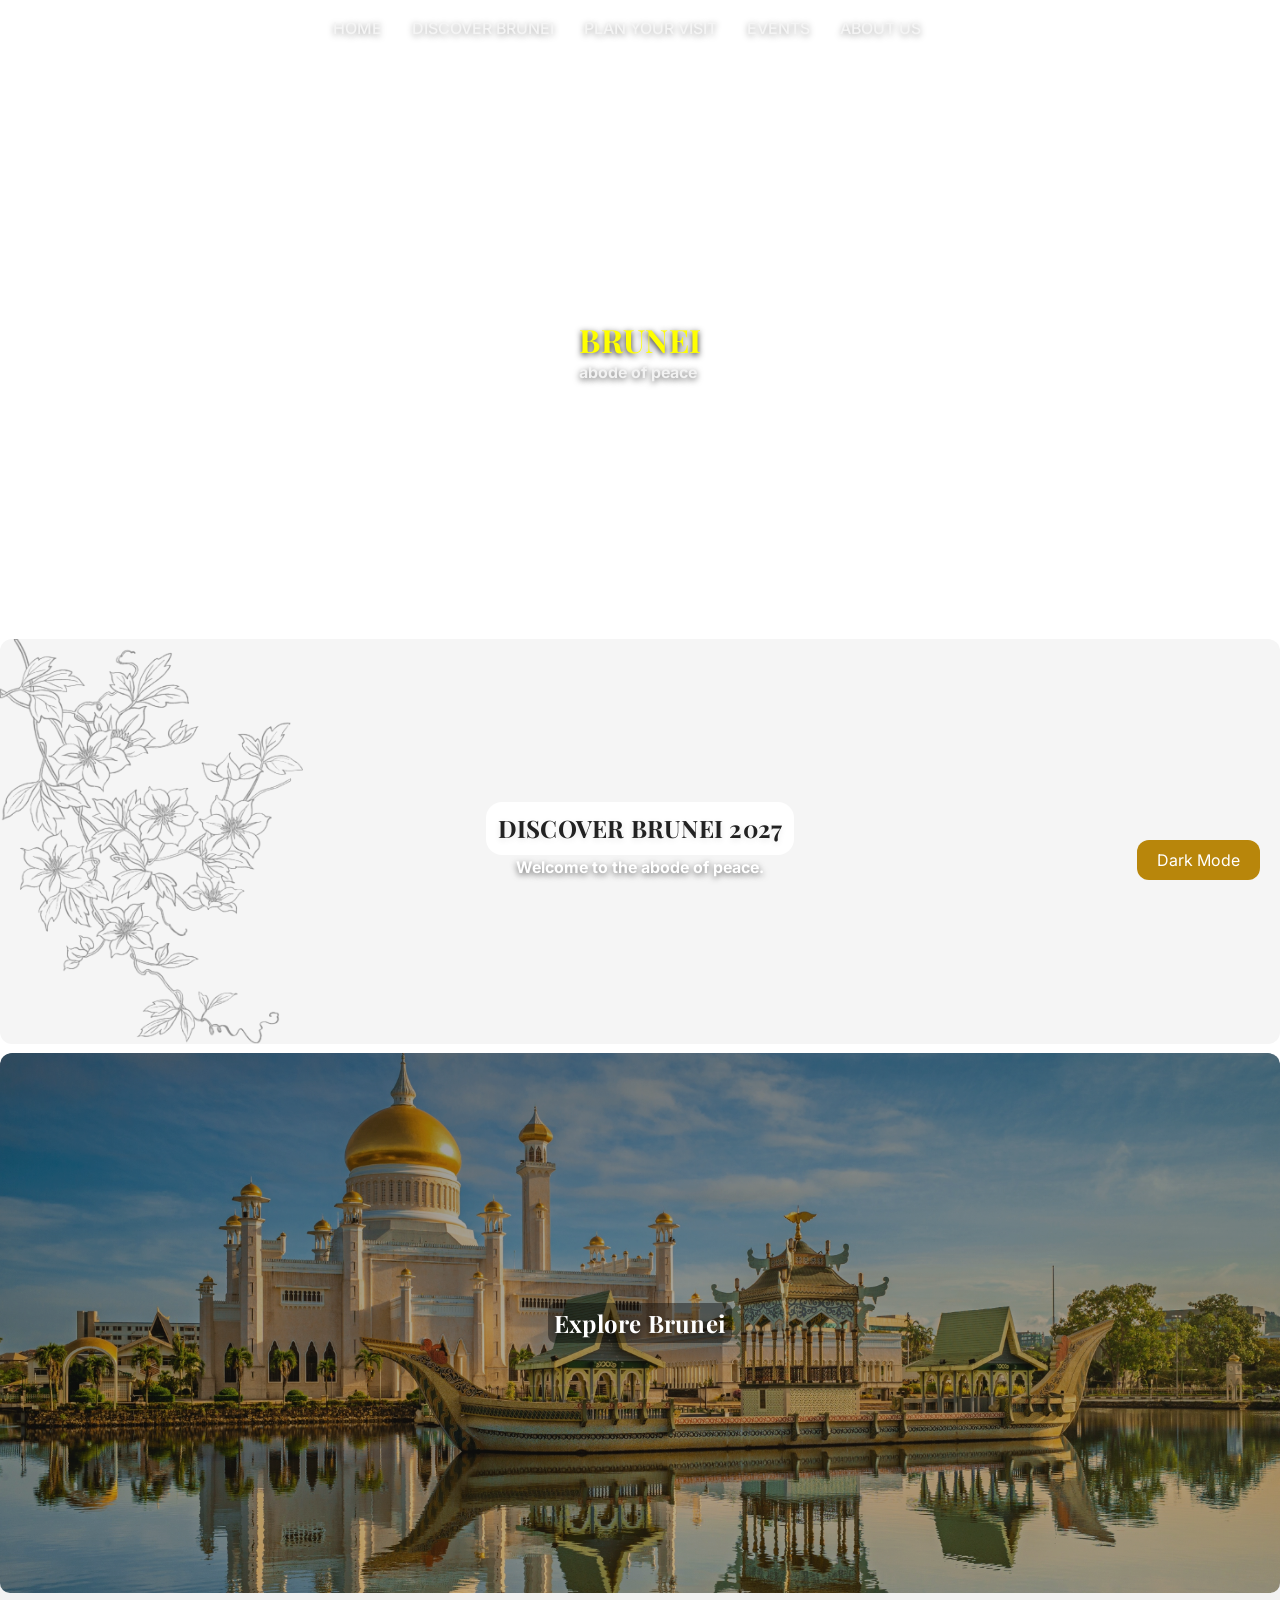
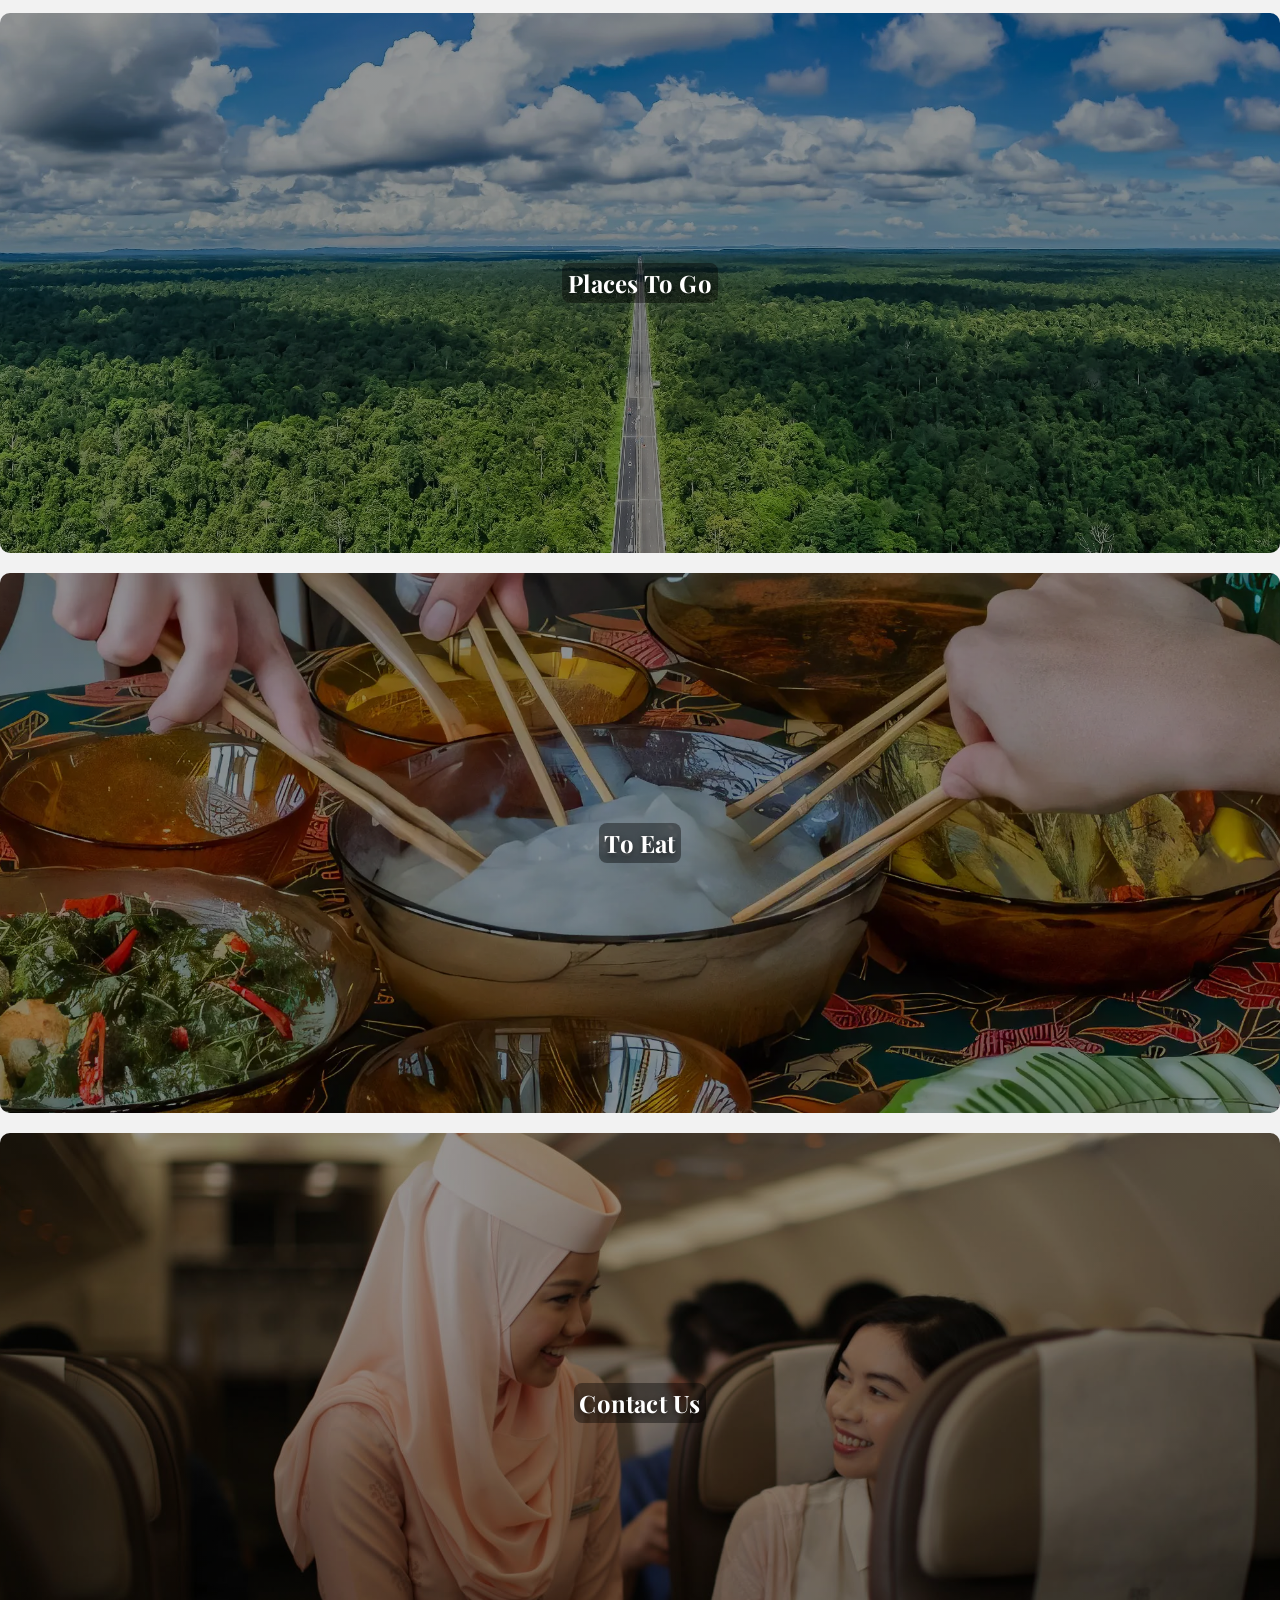
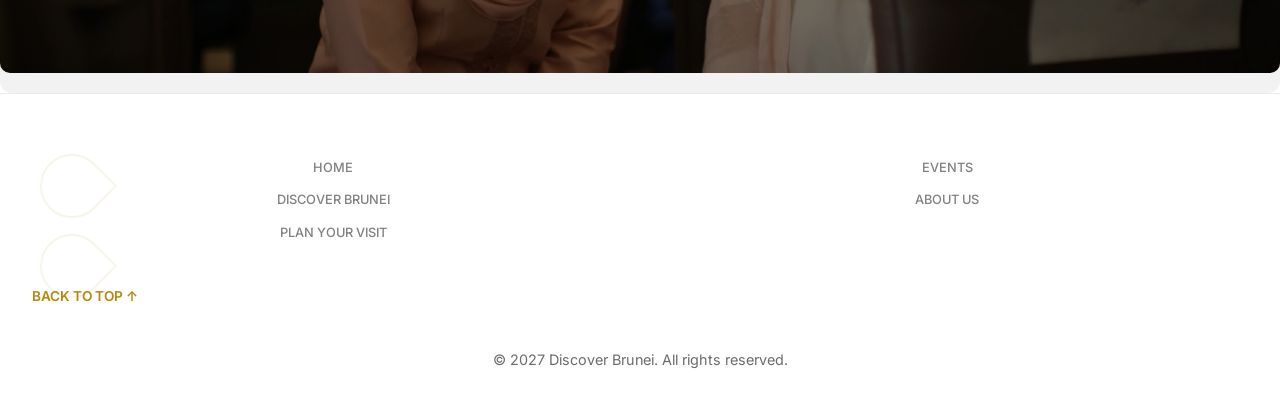
<file: index.html>
<!DOCTYPE html>
<html lang="en">
<head>
    <meta charset="UTF-8">
    <meta name="viewport" content="width=device-width, initial-scale=1.0">
    <link rel="preconnect" href="https://fonts.googleapis.com">
    <link rel="preconnect" href="https://fonts.gstatic.com" crossorigin>
    <link href="https://fonts.googleapis.com/css2?family=Inter:wght@400;500;600;700&family=Playfair+Display:wght@600;700&display=swap" rel="stylesheet">
    <link rel="stylesheet" href="theme.css">
    <link rel="stylesheet" href="styles.css">
    <title>TourismWebsite</title>
</head>
<body>
    <header>
        <div class="header-container">
            <video autoplay muted loop playsinline preload="auto" class="background-video">
                <source src="assets/brunei_cinematic_video.mp4" type="video/mp4">
            </video>
            <div class= "header-content">
                <h1 class="title">BRUNEI</h1>
                <p class="title-desc"><b>abode of peace</b></p>
            </div>
            <button class="menu-toggle" aria-expanded="false" aria-label="Toggle navigation menu">
                <span class="hamburger-line"></span>
                <span class="hamburger-line"></span>
                <span class="hamburger-line"></span>
            </button>
            <div class="nav-content">
                <nav>
                    <ul>
                        <li><a href="index.html">HOME</a></li>
                        <li><a href="locations.html">DISCOVER BRUNEI</a></li>
                        <li><a href="visit.html">PLAN YOUR VISIT</a></li>
                        <li><a href="event.html">EVENTS</a></li>
                        <li><a href="contact.html">ABOUT US</a></li>
                    </ul>
                </nav>
            </div>
            <div>
                <button class="darkmode">Dark Mode</button>
            </div>
        </div>
    </header>
    <main>
        <section id="welcome1">
            <h2 id="discover">DISCOVER BRUNEI 2027</h2>
            <p id="abode"><b>Welcome to the abode of peace.</b></p>
        </section>
        <section id="card-row">
            <div class="card2" id="card2-1"
                 data-title="Explore Brunei"
                 data-info="Discover top attractions, culture, and hidden gems across the country."
                 data-link="locations.html">
                <div class="card-bg"></div>
                <div class="card-content">
                    <div class="card-heading-group">
                        <div class="card-heading-backdrop"></div>
                        <h2 class="card-heading">Explore Brunei</h2>
                    </div>
                </div>
            </div>
            <div class="card2" id="card2-2"
                 data-title="Places To Go"
                 data-info="Must-visit spots, landmarks, and scenic routes for your trip."
                 data-link="locations.html">
                <div class="card-bg"></div>
                <div class="card-content">
                    <div class="card-heading-group">
                        <div class="card-heading-backdrop"></div>
                        <h2 class="card-heading">Places To Go</h2>
                    </div>
                </div>
            </div>
            <div class="card2" id="card2-3"
                 data-title="To Eat"
                 data-info="Local dishes and food spots you should not miss."
                 data-link="locations.html">
                <div class="card-bg"></div>
                <div class="card-content">
                    <div class="card-heading-group">
                        <div class="card-heading-backdrop"></div>
                        <h2 class="card-heading">To Eat</h2>
                    </div>
                </div>
            </div>
            <div class="card2" id="card2-4"
                 data-title="To Contact"
                 data-info="Get in touch with us for questions and inquiries."
                 data-link="contact.html">
                <div class="card-bg"></div>
                <div class="card-content">
                    <div class="card-heading-group">
                        <div class="card-heading-backdrop"></div>
                        <h2 class="card-heading">Contact Us</h2>
                    </div>
                </div>
            </div>
        </section>
    </main>
    <footer class="footer">
        <div class="footer-decoration"></div>
        <nav class="footer-links">
            <a href="index.html">HOME</a>
            <a href="locations.html">DISCOVER BRUNEI</a>
            <a href="visit.html">PLAN YOUR VISIT</a>
            <a href="event.html">EVENTS</a>
            <a href="contact.html">ABOUT US</a>
        </nav>
        <a href="#" class="footer-back-to-top">BACK TO TOP ↑</a>
        <p class="footer-copyright">&copy; 2027 Discover Brunei. All rights reserved.</p>
    </footer>
    <script src="script.js"></script>
</body>
</html>
</file>
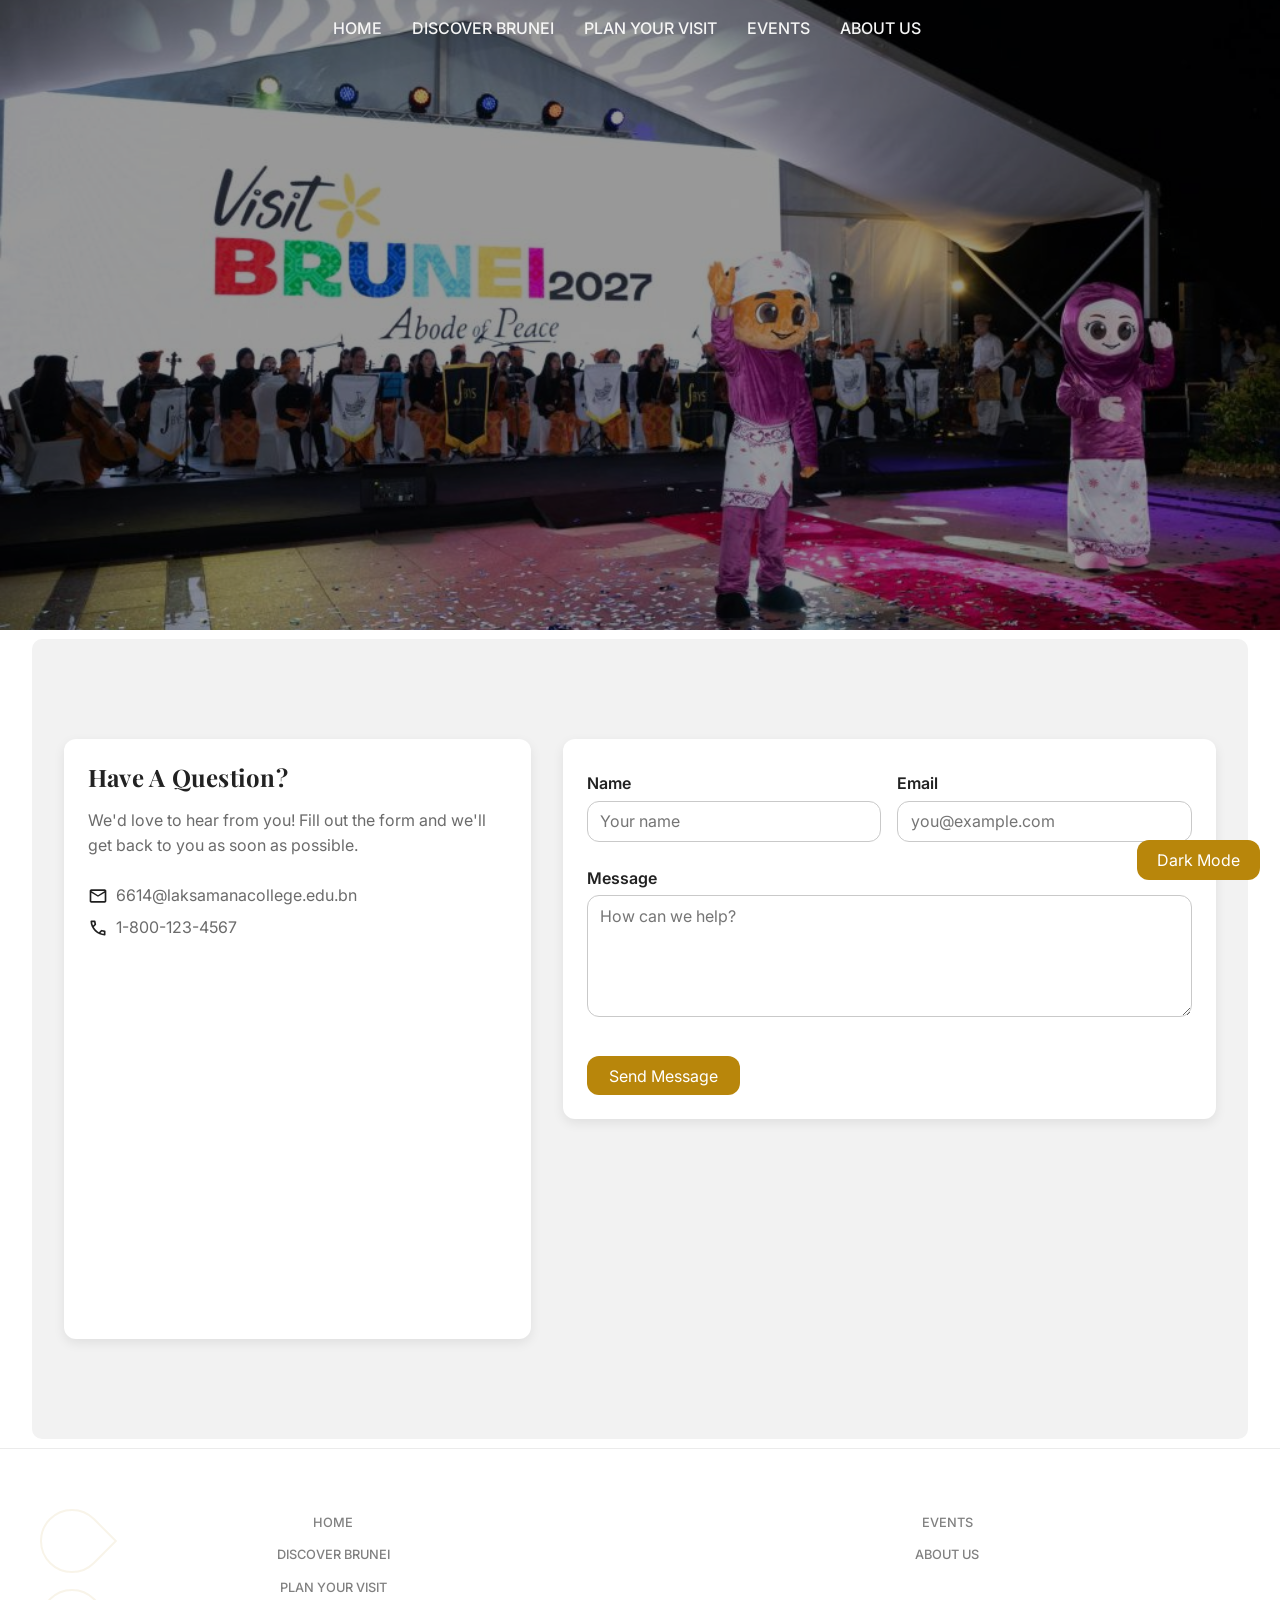
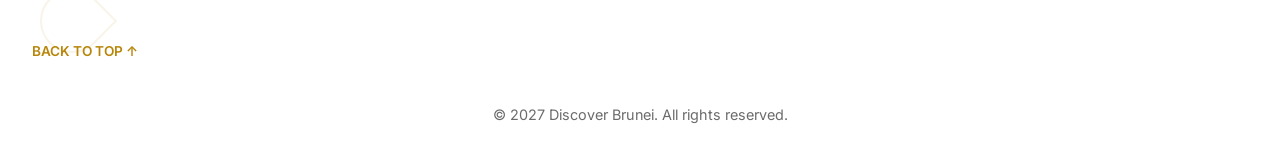
<file: contact.html>
<!DOCTYPE html>
<html lang="en">
<head>
    <meta charset="UTF-8">
    <meta name="viewport" content="width=device-width, initial-scale=1.0">
    <link rel="preconnect" href="https://fonts.googleapis.com">
    <link rel="preconnect" href="https://fonts.gstatic.com" crossorigin>
    <link href="https://fonts.googleapis.com/css2?family=Inter:wght@400;500;600;700&family=Playfair+Display:wght@600;700&display=swap" rel="stylesheet">
    <link rel="stylesheet" href="theme.css">
    <link rel="stylesheet" href="stylesContact.css">
    <title>About Us - Contact</title>
</head>
<body>
    <header>
        <div class="header-container">
            <button class="menu-toggle" aria-expanded="false" aria-label="Toggle navigation menu">
                <span class="hamburger-line"></span>
                <span class="hamburger-line"></span>
                <span class="hamburger-line"></span>
            </button>
            <div class="nav-content">
                <nav>
                    <ul>
                        <li><a href="index.html">HOME</a></li>
                        <li><a href="locations.html">DISCOVER BRUNEI</a></li>
                        <li><a href="visit.html">PLAN YOUR VISIT</a></li>
                        <li><a href="event.html">EVENTS</a></li>
                        <li><a href="contact.html">ABOUT US</a></li>
                    </ul>
                </nav>
            </div>
            <div><button class="darkmode">Dark Mode</button></div>
        </div>
    </header>
    <main>
        <section class="form-container">
            <div class="contact-layout">
                <div class="contact-info-card">
                    <h1 id="formTitle">Have A Question?</h1>
                    <p>We'd love to hear from you! Fill out the form and we'll get back to you as soon as possible.</p>
                    <div id="companyInfo">
                        <p id="emailInfo"><span><img src="assets/mail.svg" width="20" height="20" alt="Email"></span> 6614@laksamanacollege.edu.bn</p>
                        <p id="contactInfo"><span><img src="assets/call.svg" width="20" height="20" alt="Contact Us"></span> 1-800-123-4567</p>
                    </div>
                </div>
                <div id="contactForm">
                    <form id="contactFormElem" action="contact.html" method="GET">
                        <div class="form-row">
                            <div class="form-group">
                                <label for="name">Name</label>
                                <input type="text" id="name" name="name" placeholder="Your name" required>
                            </div>
                            <div class="form-group">
                                <label for="email">Email</label>
                                <input type="email" id="email" name="email" placeholder="you@example.com" required>
                            </div>
                        </div>
                        <div class="form-group">
                            <label for="message">Message</label>
                            <textarea id="message" name="message" rows="5" placeholder="How can we help?" required></textarea>
                        </div>
                        <button type="submit">Send Message</button>
                    </form>
                    <div id="formFeedback" class="feedback-message hidden" role="alert" aria-live="polite"></div>
                </div>
            </div>
        </section>
    </main>
    <footer class="footer footer--contact">
        <div class="footer-decoration"></div>
        <nav class="footer-links">
            <a href="index.html">HOME</a>
            <a href="locations.html">DISCOVER BRUNEI</a>
            <a href="visit.html">PLAN YOUR VISIT</a>
            <a href="event.html">EVENTS</a>
            <a href="contact.html">ABOUT US</a>
        </nav>
        <a href="#" class="footer-back-to-top">BACK TO TOP ↑</a>
        <p class="footer-copyright">&copy; 2027 Discover Brunei. All rights reserved.</p>
    </footer>
    <script src="script.js"></script>
</body>
</html>
</file>
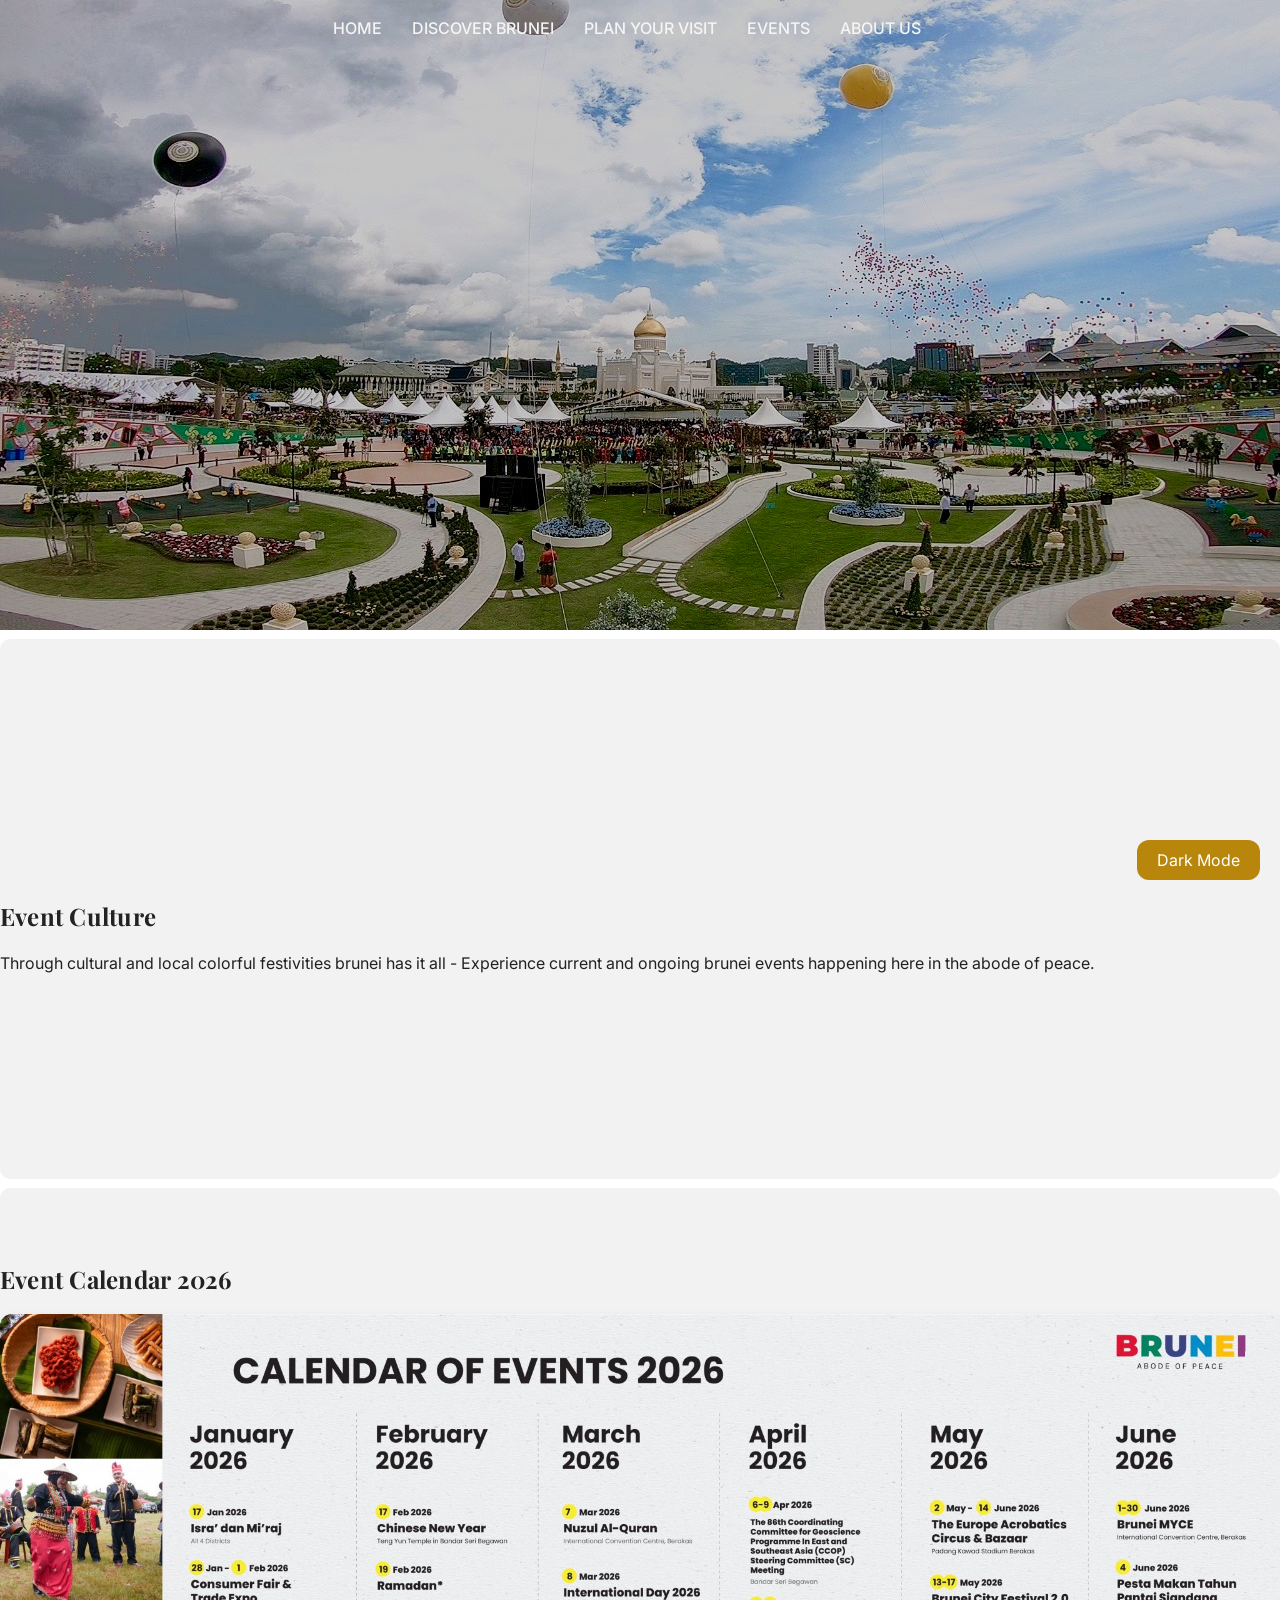
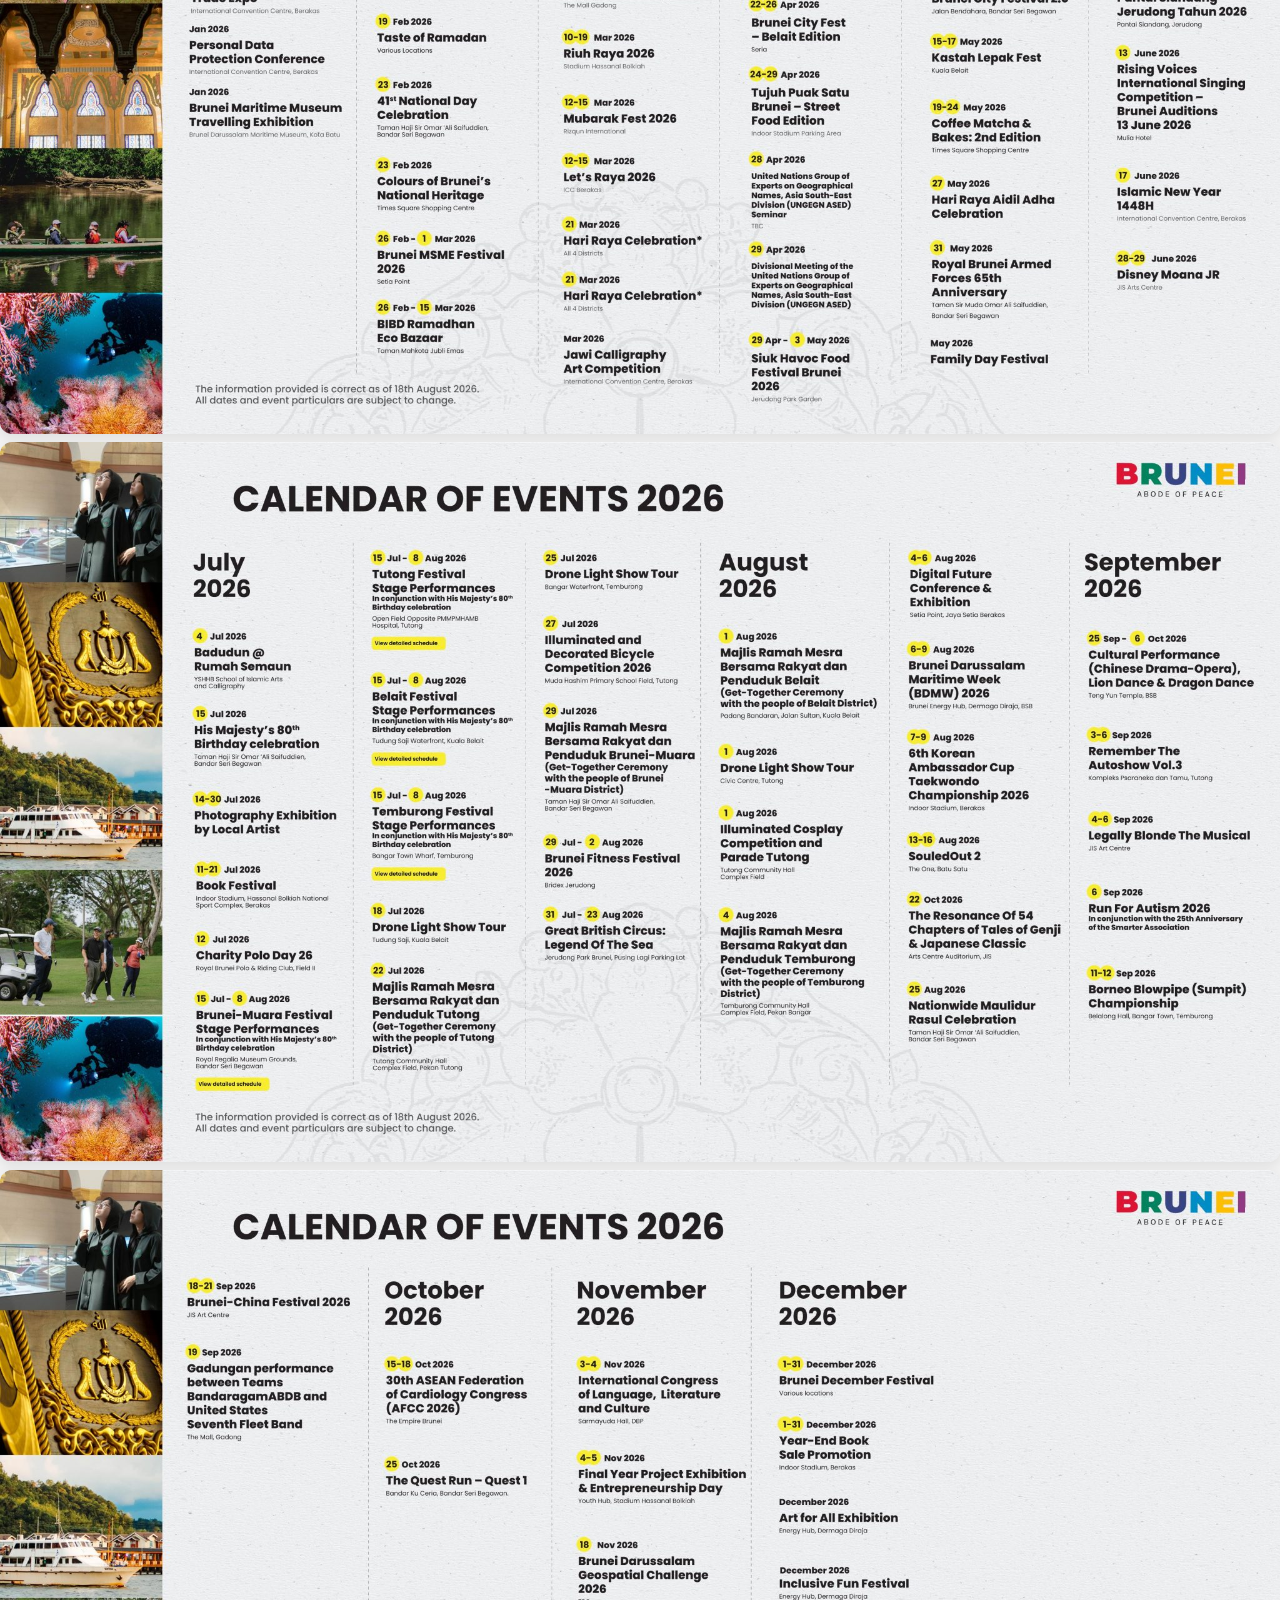
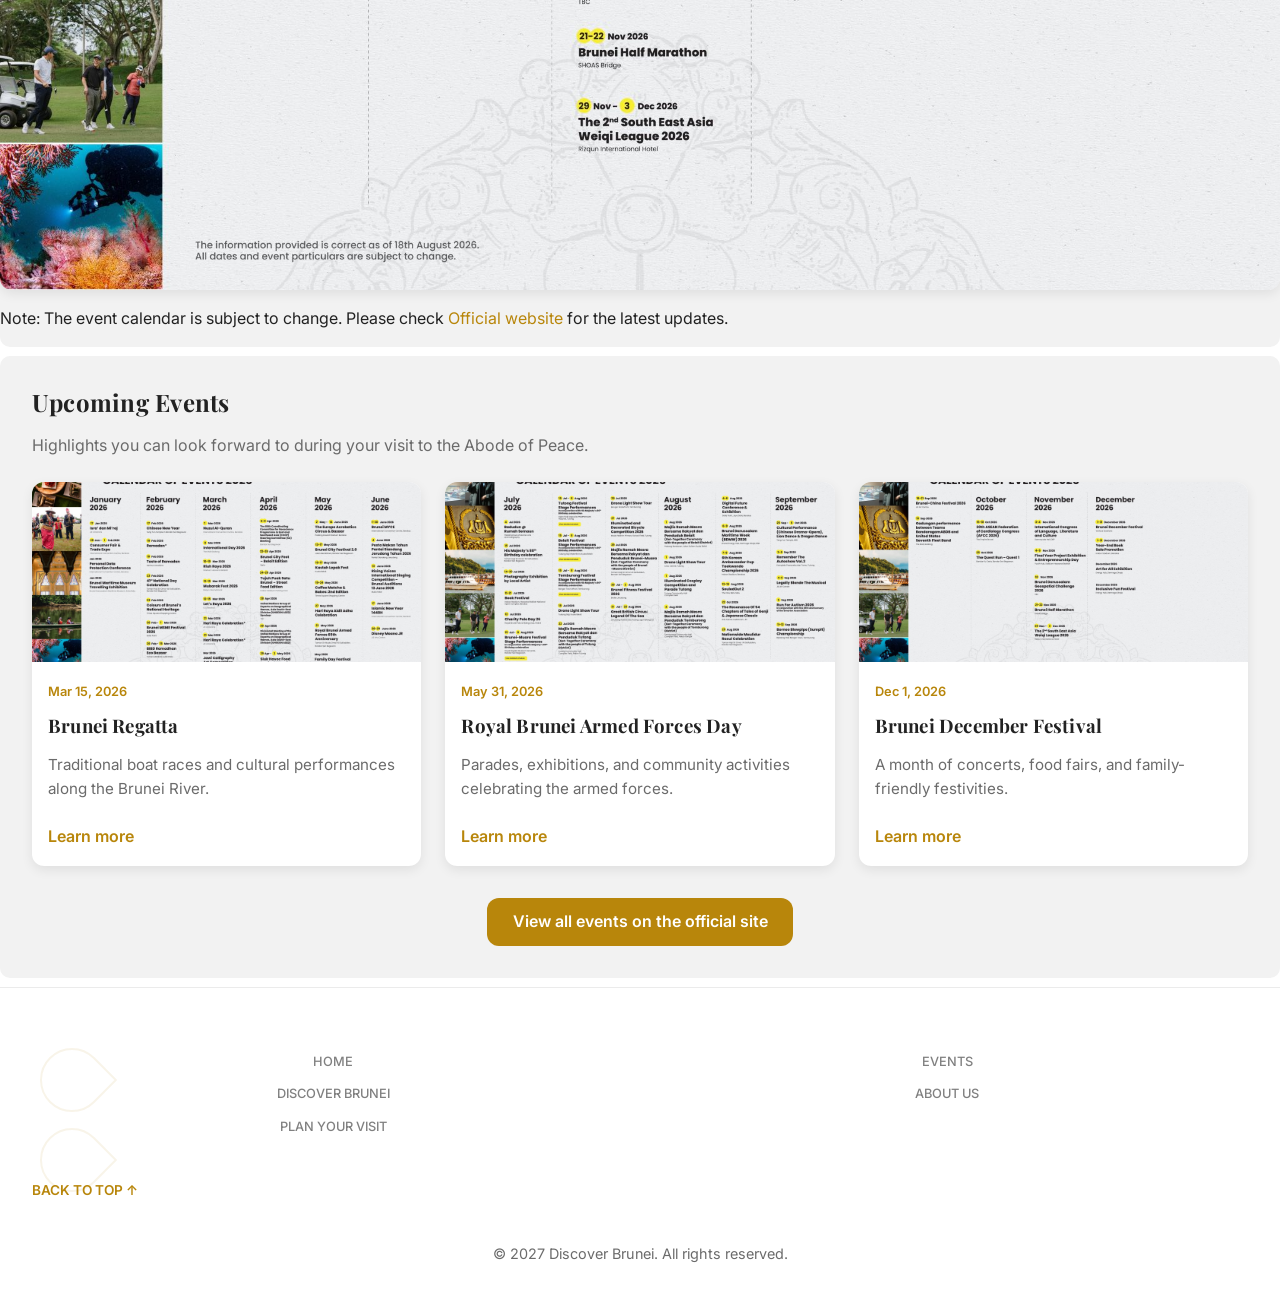
<file: event.html>
<!DOCTYPE html>
<html lang="en">
<head>
    <meta charset="UTF-8">
    <meta name="viewport" content="width=device-width, initial-scale=1.0">
    <link rel="preconnect" href="https://fonts.googleapis.com">
    <link rel="preconnect" href="https://fonts.gstatic.com" crossorigin>
    <link href="https://fonts.googleapis.com/css2?family=Inter:wght@400;500;600;700&family=Playfair+Display:wght@600;700&display=swap" rel="stylesheet">
    <link rel="stylesheet" href="theme.css">
    <link rel="stylesheet" href="stylesEvent.css">
    <title>event</title>
</head>
<body>
    <header>
        <div class="header-container">
            <button class="menu-toggle" aria-expanded="false" aria-label="Toggle navigation menu">
                <span class="hamburger-line"></span>
                <span class="hamburger-line"></span>
                <span class="hamburger-line"></span>
            </button>
            <div class="nav-content">
                <nav>
                    <ul>
                        <li><a href="index.html">HOME</a></li>
                        <li><a href="locations.html">DISCOVER BRUNEI</a></li>
                        <li><a href="visit.html">PLAN YOUR VISIT</a></li>
                        <li><a href="event.html">EVENTS</a></li>
                        <li><a href="contact.html">ABOUT US</a></li>
                    </ul>
                </nav>
            </div>
            <div><button class="darkmode">Dark Mode</button></div>
        </div>
    </header>
    <main>
        <section class="event-container">
            <div class="event-desc">
                <h1>Event Culture</h1>
                <p>Through cultural and local colorful festivities brunei has it all - Experience current and ongoing brunei events happening here in the abode of peace.</p>
            </div>
        </section>
        <section id="event-calendar-container">
            <div id="event-calendar">
                <h1>Event Calendar 2026</h1>
                <img src="assets/Calendar1.jpg" alt="Event Calendar" style="max-width: 100%; height: auto;">
                <img src="assets/calendar2.jpg" alt="Event Calendar" style="max-width: 100%; height: auto;">
                <img src="assets/calendar3.jpg" alt="Event Calendar" style="max-width: 100%; height: auto;">
                <p>Note: The event calendar is subject to change. Please check <a href="https://www.bruneitourism.com/events/" target="_blank">Official website</a> for the latest updates.</p>
            </div>
        </section>
        <section class="events-upcoming">
            <h1>Upcoming Events</h1>
            <p>Highlights you can look forward to during your visit to the Abode of Peace.</p>
            <div class="events-grid">
                <article class="event-card">
                    <img src="assets/Calendar1.jpg" alt="Brunei Regatta">
                    <div class="event-card-body">
                        <span class="event-date">Mar 15, 2026</span>
                        <h3>Brunei Regatta</h3>
                        <p>Traditional boat races and cultural performances along the Brunei River.</p>
                        <a href="https://www.bruneitourism.com/events/" target="_blank" class="event-link">Learn more</a>
                    </div>
                </article>
                <article class="event-card">
                    <img src="assets/calendar2.jpg" alt="Royal Brunei Armed Forces Day">
                    <div class="event-card-body">
                        <span class="event-date">May 31, 2026</span>
                        <h3>Royal Brunei Armed Forces Day</h3>
                        <p>Parades, exhibitions, and community activities celebrating the armed forces.</p>
                        <a href="https://www.bruneitourism.com/events/" target="_blank" class="event-link">Learn more</a>
                    </div>
                </article>
                <article class="event-card">
                    <img src="assets/calendar3.jpg" alt="Brunei December Festival">
                    <div class="event-card-body">
                        <span class="event-date">Dec 1, 2026</span>
                        <h3>Brunei December Festival</h3>
                        <p>A month of concerts, food fairs, and family-friendly festivities.</p>
                        <a href="https://www.bruneitourism.com/events/" target="_blank" class="event-link">Learn more</a>
                    </div>
                </article>
            </div>
            <div class="events-cta">
                <a href="https://www.bruneitourism.com/events/" target="_blank" class="events-cta-btn">View all events on the official site</a>
            </div>
        </section>
    </main>
    <footer class="footer">
        <div class="footer-decoration"></div>
        <nav class="footer-links">
            <a href="index.html">HOME</a>
            <a href="locations.html">DISCOVER BRUNEI</a>
            <a href="visit.html">PLAN YOUR VISIT</a>
            <a href="event.html">EVENTS</a>
            <a href="contact.html">ABOUT US</a>
        </nav>
        <a href="#" class="footer-back-to-top">BACK TO TOP ↑</a>
        <p class="footer-copyright">&copy; 2027 Discover Brunei. All rights reserved.</p>
    </footer>
    <script src="script.js"></script>
</body>
</html>
</file>
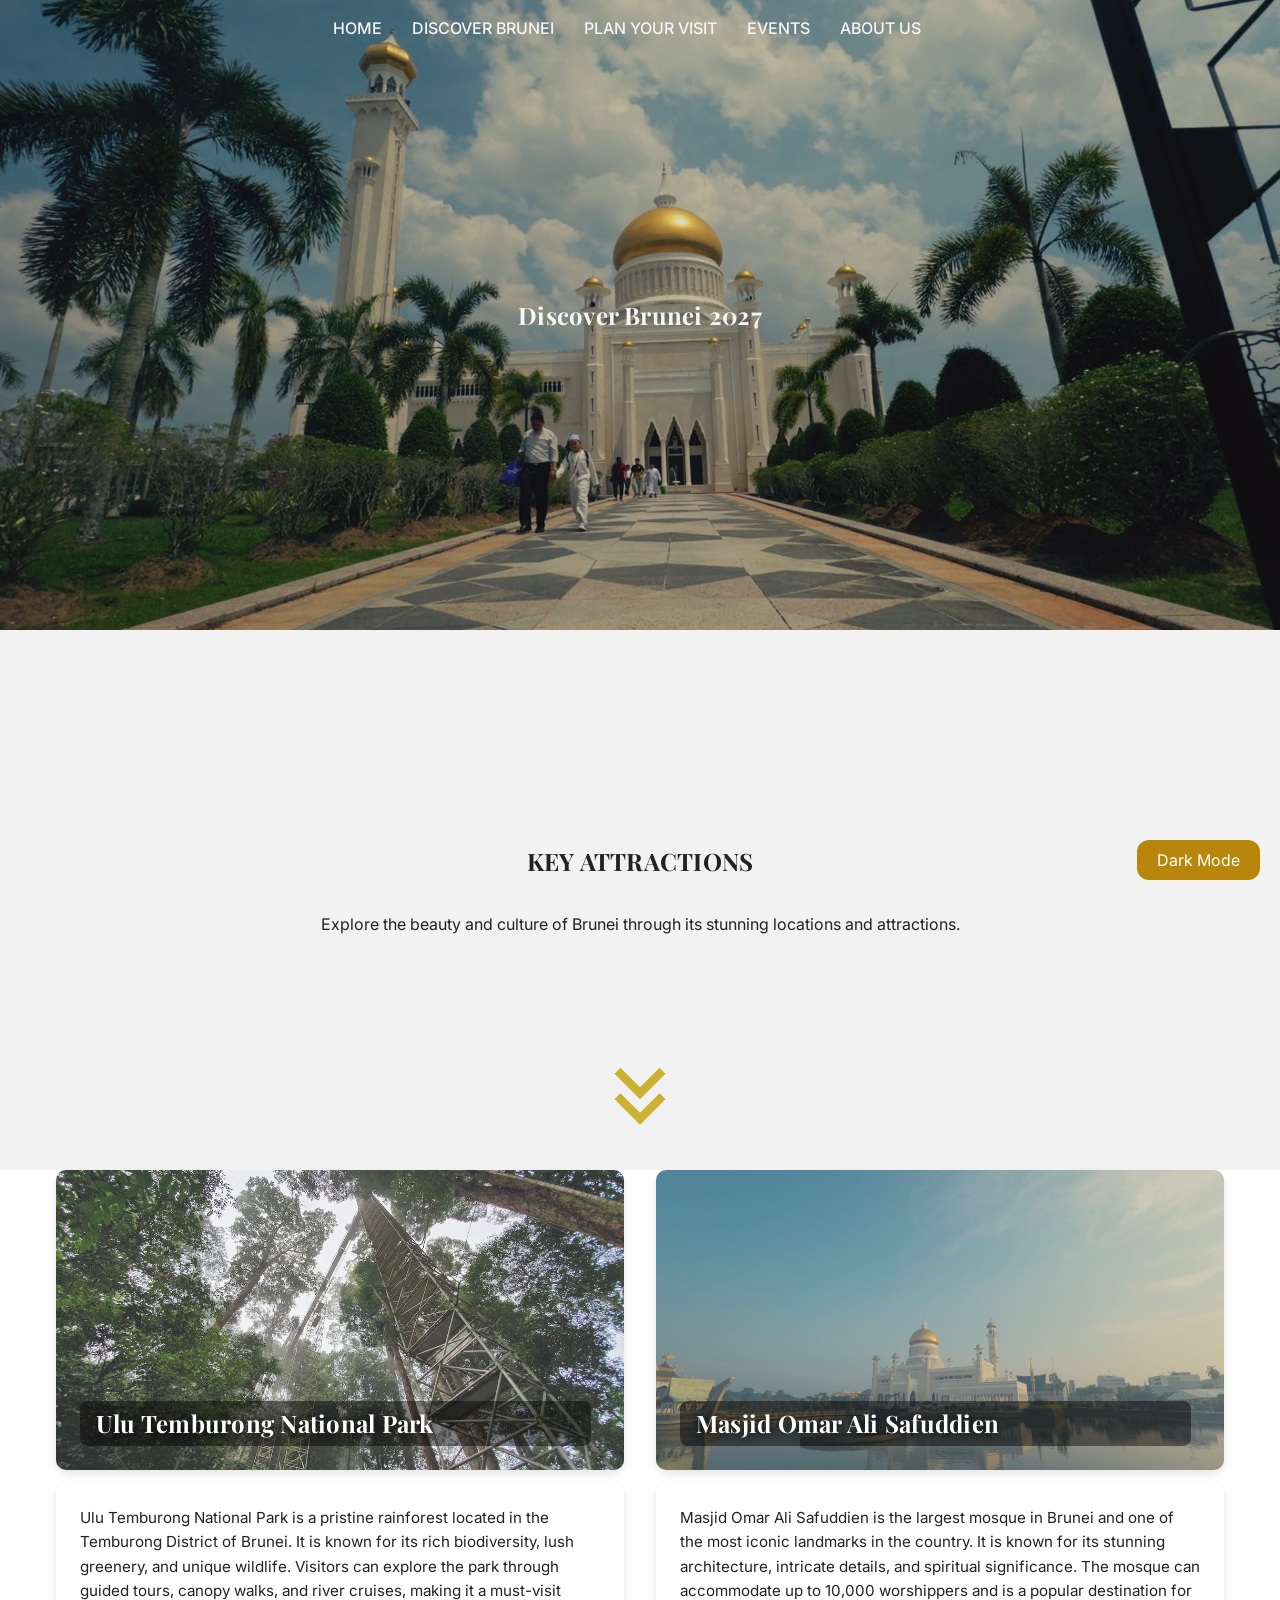
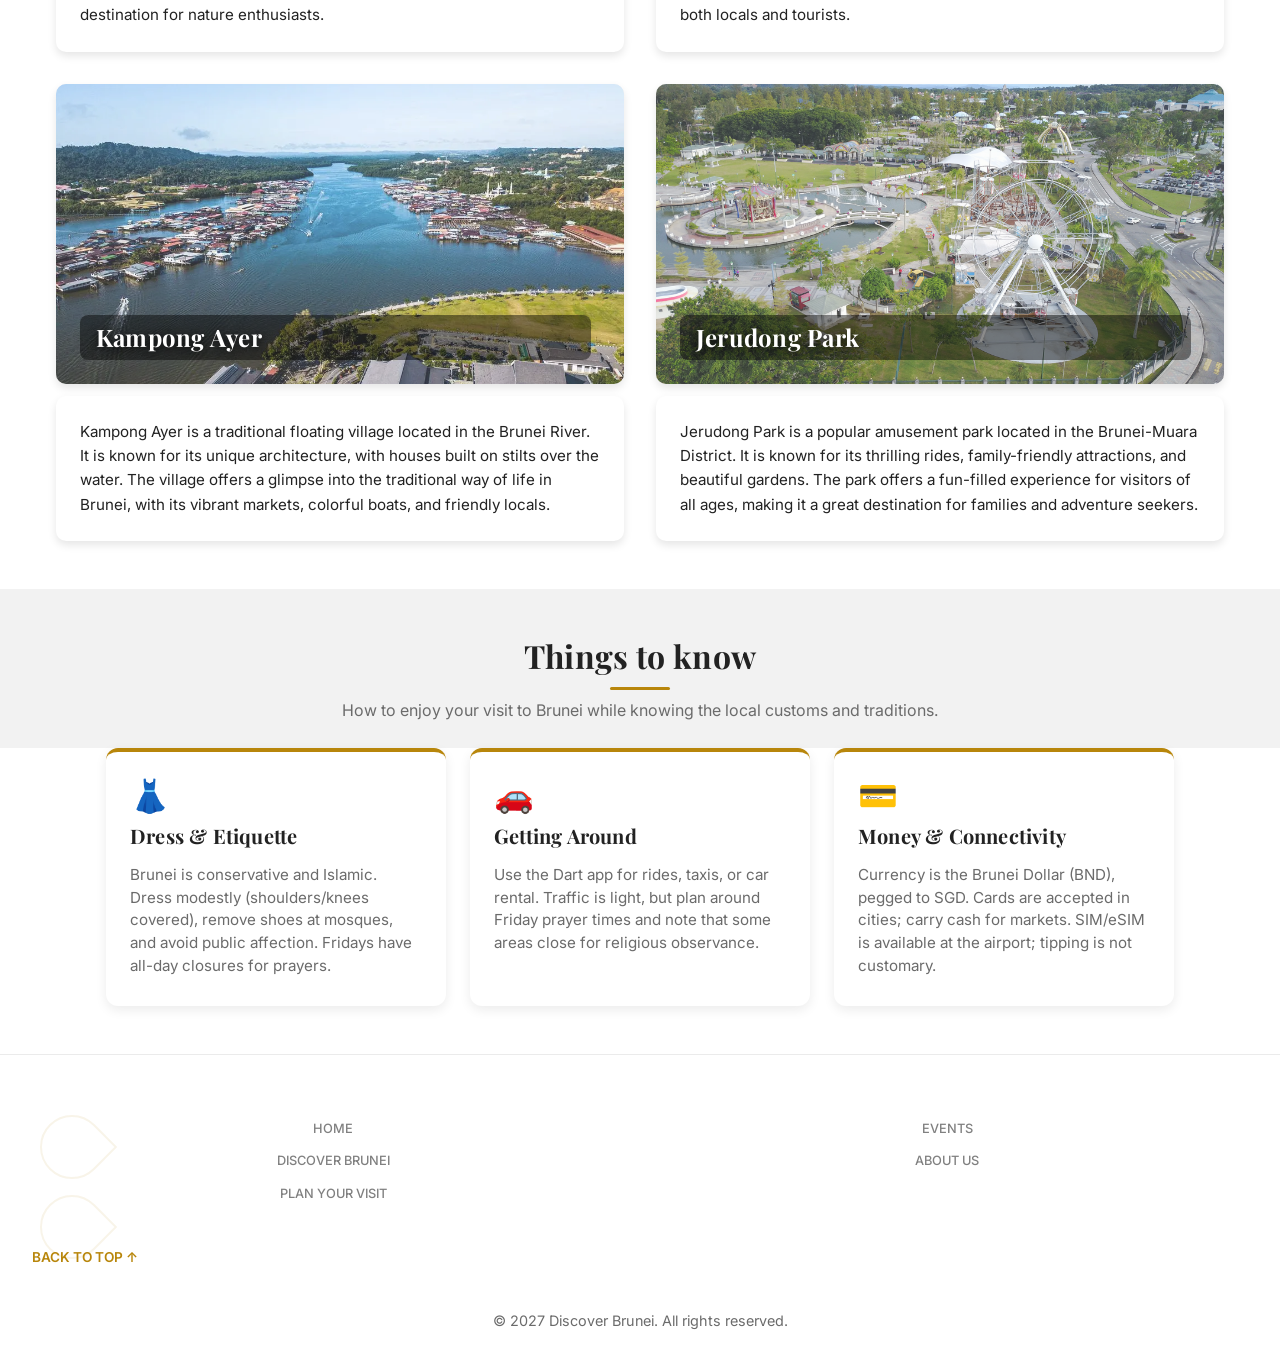
<file: locations.html>
<!DOCTYPE html>
<html lang="en">
<head>
    <meta charset="UTF-8">
    <meta name="viewport" content="width=device-width, initial-scale=1.0">
    <link rel="preconnect" href="https://fonts.googleapis.com">
    <link rel="preconnect" href="https://fonts.gstatic.com" crossorigin>
    <link href="https://fonts.googleapis.com/css2?family=Inter:wght@400;500;600;700&family=Playfair+Display:wght@600;700&display=swap" rel="stylesheet">
    <link rel="stylesheet" href="theme.css">
    <link rel="stylesheet" href="stylesLocation.css">
    <title>Discover Brunei</title>
</head>
<body>
    <header>
        <div class="header-container">
            <img src="assets/unnamed2.jpg" alt="Brunei" class="header-image">
            <h1 id="discover">Discover Brunei 2027</h1>
            <button class="menu-toggle" aria-expanded="false" aria-label="Toggle navigation menu">
                <span class="hamburger-line"></span>
                <span class="hamburger-line"></span>
                <span class="hamburger-line"></span>
            </button>
            <div class="nav-content">
                <nav>
                    <ul>
                        <li><a href="index.html">HOME</a></li>
                        <li><a href="locations.html">DISCOVER BRUNEI</a></li>
                        <li><a href="visit.html">PLAN YOUR VISIT</a></li>
                        <li><a href="event.html">EVENTS</a></li>
                        <li><a href="contact.html">ABOUT US</a></li>
                    </ul>
                </nav>
            </div>
            <div><button class="darkmode">Dark Mode</button></div>
        </div>
    </header>
    <main>
        <section class="hero">
            <h1>KEY ATTRACTIONS</h1>
            <p>Explore the beauty and culture of Brunei through its stunning locations and attractions.</p>
            <img src="assets/arrow_down.svg" alt="placeholder" id="arrow">
        </section>
        <section id="collage-container">
            <div class="location-pair">
                <div class="location-card" id="ulu">
                    <h2>Ulu Temburong National Park</h2>
                </div>
                <div class="location-description">
                    <p>Ulu Temburong National Park is a pristine rainforest located in the Temburong District of Brunei. It is known for its rich biodiversity, lush greenery, and unique wildlife. Visitors can explore the park through guided tours, canopy walks, and river cruises, making it a must-visit destination for nature enthusiasts.</p>
                </div>
            </div> 
            <div class="location-pair">
                <div class="location-card" id="masjid">
                    <h2>Masjid Omar Ali Safuddien </h2>
                </div>
                <div class="location-description">
                    <p>Masjid Omar Ali Safuddien is the largest mosque in Brunei and one of the most iconic landmarks in the country. It is known for its stunning architecture, intricate details, and spiritual significance. The mosque can accommodate up to 10,000 worshippers and is a popular destination for both locals and tourists.</p>
                </div>
            </div>
            <div class="location-pair">
                <div class="location-card" id="kampong">
                    <h2>Kampong Ayer</h2>
                </div>
                <div class="location-description">
                    <p>Kampong Ayer is a traditional floating village located in the Brunei River. It is known for its unique architecture, with houses built on stilts over the water. The village offers a glimpse into the traditional way of life in Brunei, with its vibrant markets, colorful boats, and friendly locals.</p>
                </div>
            </div>
            <div class="location-pair">
                <div class="location-card" id="jerudong">
                    <h2>Jerudong Park</h2>
                </div>
                <div class="location-description">
                    <p>Jerudong Park is a popular amusement park located in the Brunei-Muara District. It is known for its thrilling rides, family-friendly attractions, and beautiful gardens. The park offers a fun-filled experience for visitors of all ages, making it a great destination for families and adventure seekers.</p>
                </div>
            </div>
        </section>
        <section class="culture">
            <h1>Things to know</h1>
            <p>How to enjoy your visit to Brunei while knowing the local customs and traditions.</p>
        </section>
        <section class="culture-cards">
            <div class="culture-card" id="culture-card1">
                <span class="culture-icon" aria-hidden="true">👗</span>
                <h2>Dress &amp; Etiquette</h2>
                <p>Brunei is conservative and Islamic. Dress modestly (shoulders/knees covered), remove shoes at mosques, and avoid public affection. Fridays have all-day closures for prayers.</p>
            </div>
            <div class="culture-card" id="culture-card2">
                <span class="culture-icon" aria-hidden="true">🚗</span>
                <h2>Getting Around</h2>
                <p>Use the Dart app for rides, taxis, or car rental. Traffic is light, but plan around Friday prayer times and note that some areas close for religious observance.</p>
            </div>
            <div class="culture-card" id="culture-card3">
                <span class="culture-icon" aria-hidden="true">💳</span>
                <h2>Money &amp; Connectivity</h2>
                <p>Currency is the Brunei Dollar (BND), pegged to SGD. Cards are accepted in cities; carry cash for markets. SIM/eSIM is available at the airport; tipping is not customary.</p>
            </div>
        </section>
    </main>
    <footer class="footer">
        <div class="footer-decoration"></div>
        <nav class="footer-links">
            <a href="index.html">HOME</a>
            <a href="locations.html">DISCOVER BRUNEI</a>
            <a href="visit.html">PLAN YOUR VISIT</a>
            <a href="event.html">EVENTS</a>
            <a href="contact.html">ABOUT US</a>
        </nav>
        <a href="#" class="footer-back-to-top">BACK TO TOP ↑</a>
        <p class="footer-copyright">&copy; 2027 Discover Brunei. All rights reserved.</p>
    </footer>
    <script src="scriptLocation.js"></script>
</body>
</html>
</file>
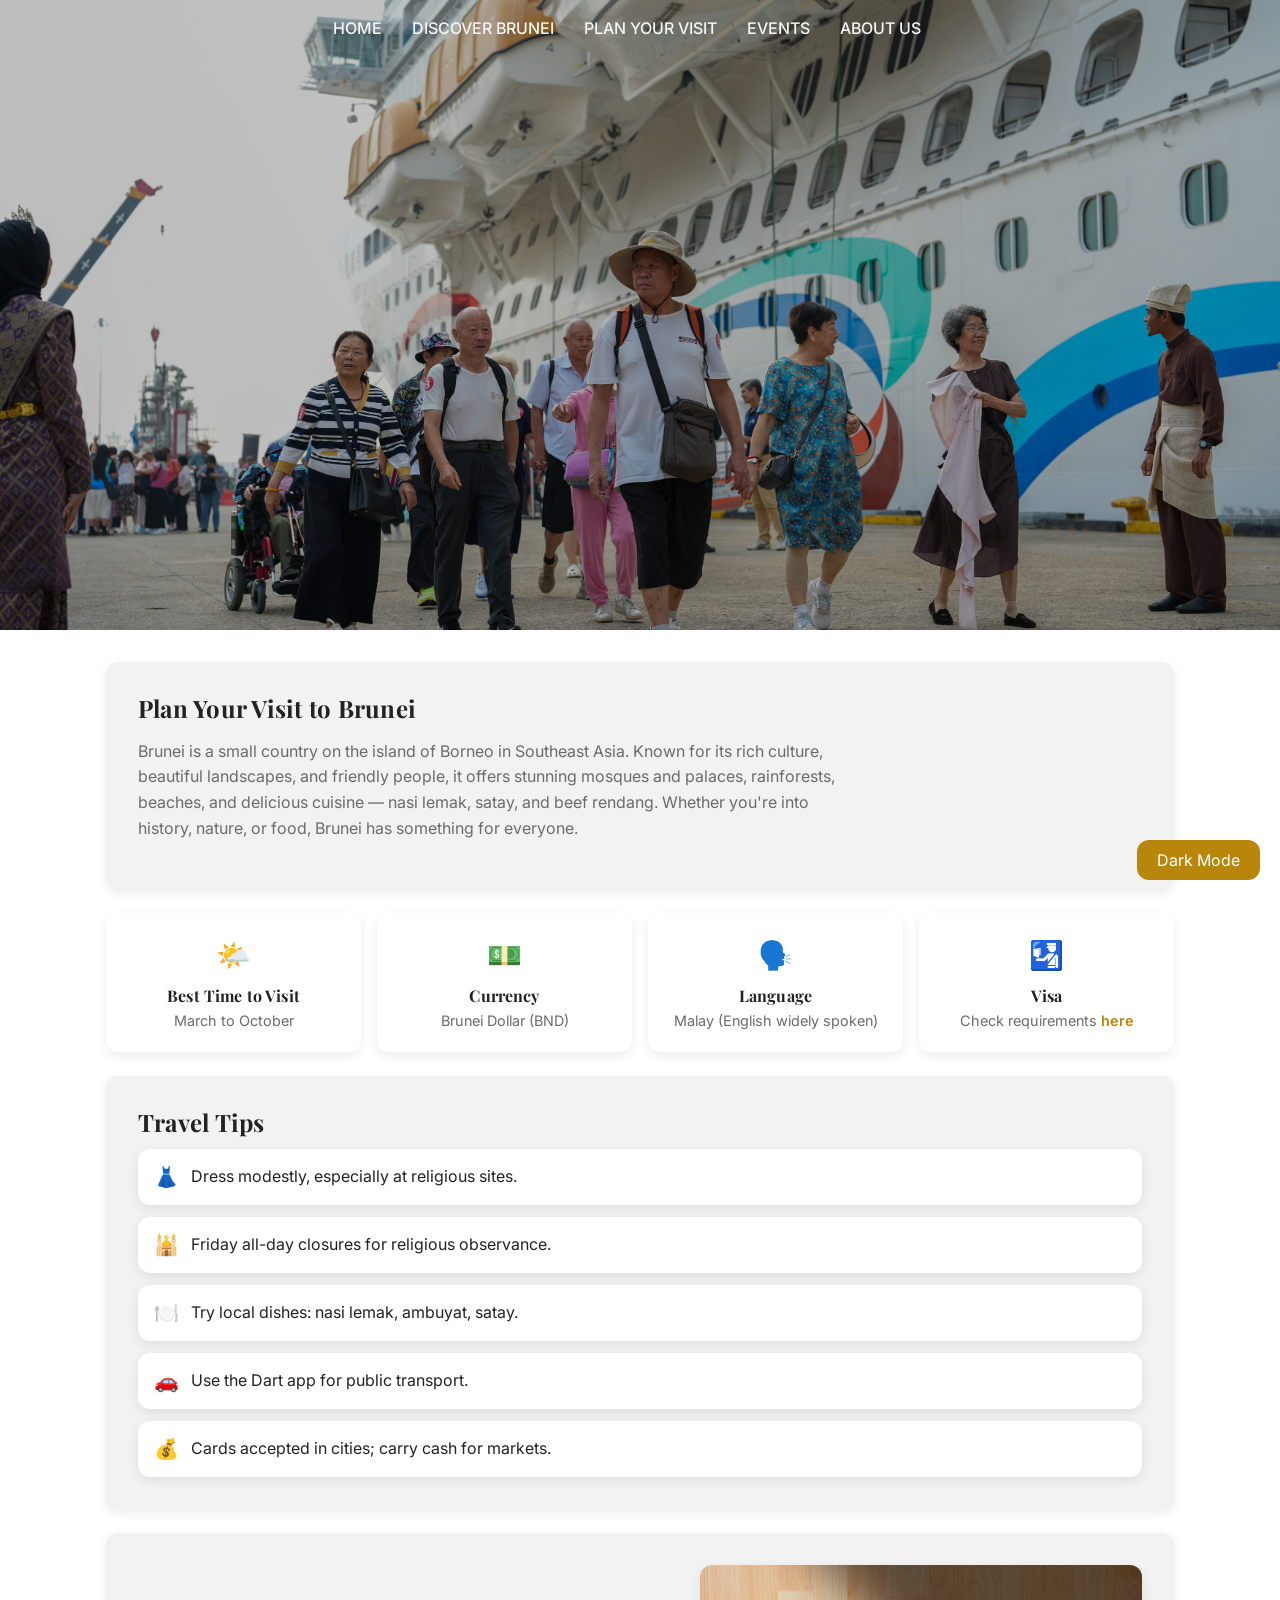
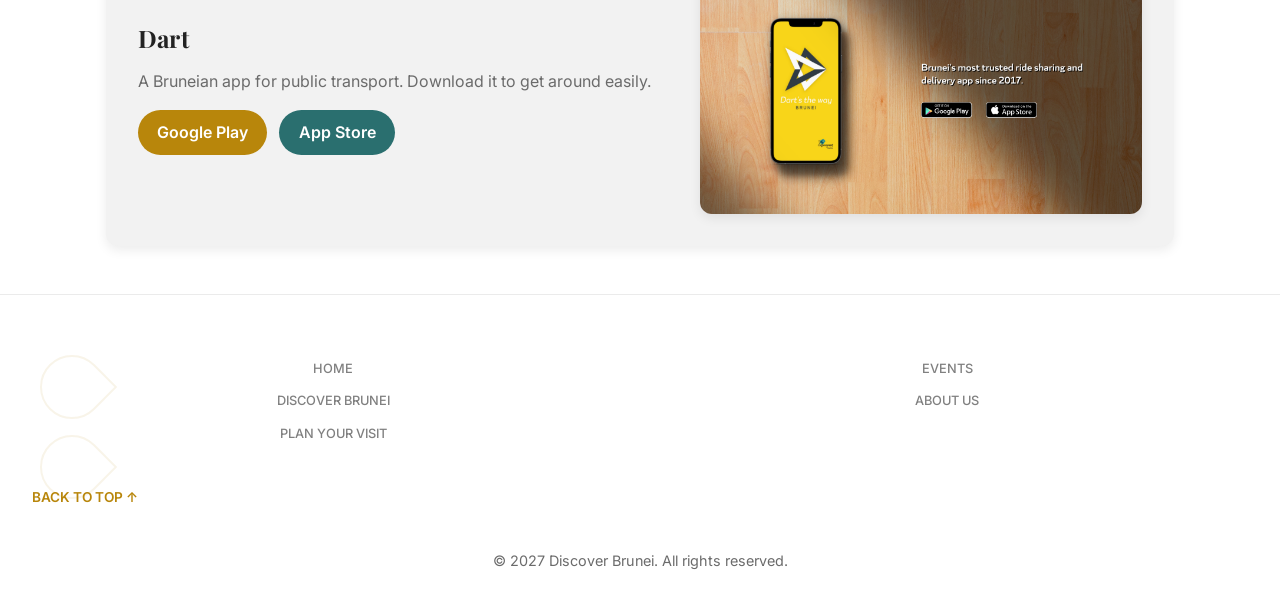
<file: visit.html>
<!DOCTYPE html>
<html lang="en">
<head>
    <meta charset="UTF-8">
    <meta name="viewport" content="width=device-width, initial-scale=1.0">
    <link rel="preconnect" href="https://fonts.googleapis.com">
    <link rel="preconnect" href="https://fonts.gstatic.com" crossorigin>
    <link href="https://fonts.googleapis.com/css2?family=Inter:wght@400;500;600;700&family=Playfair+Display:wght@600;700&display=swap" rel="stylesheet">
    <link rel="stylesheet" href="theme.css">
    <link rel="stylesheet" href="stylesVisit.css">
    <title>Visit Brunei</title>
</head>
<body>
    <header>
        <div class="header-container">
            <button class="menu-toggle" aria-expanded="false" aria-label="Toggle navigation menu">
                <span class="hamburger-line"></span>
                <span class="hamburger-line"></span>
                <span class="hamburger-line"></span>
            </button>
            <div class="nav-content">
                <nav>
                    <ul>
                        <li><a href="index.html">HOME</a></li>
                        <li><a href="locations.html">DISCOVER BRUNEI</a></li>
                        <li><a href="visit.html">PLAN YOUR VISIT</a></li>
                        <li><a href="event.html">EVENTS</a></li>
                        <li><a href="contact.html">ABOUT US</a></li>
                    </ul>
                </nav>
            </div>
            <div><button class="darkmode">Dark Mode</button></div>
        </div>
    </header>
    <main class="visit-page">
        <section class="visit-intro card-block">
            <h1>Plan Your Visit to Brunei</h1>
            <p>Brunei is a small country on the island of Borneo in Southeast Asia. Known for its rich culture, beautiful landscapes, and friendly people, it offers stunning mosques and palaces, rainforests, beaches, and delicious cuisine — nasi lemak, satay, and beef rendang. Whether you're into history, nature, or food, Brunei has something for everyone.</p>
        </section>

        <section class="quick-facts">
            <div class="fact-card">
                <span class="fact-icon">🌤️</span>
                <h3>Best Time to Visit</h3>
                <p>March to October</p>
            </div>
            <div class="fact-card">
                <span class="fact-icon">💵</span>
                <h3>Currency</h3>
                <p>Brunei Dollar (BND)</p>
            </div>
            <div class="fact-card">
                <span class="fact-icon">🗣️</span>
                <h3>Language</h3>
                <p>Malay (English widely spoken)</p>
            </div>
            <div class="fact-card">
                <span class="fact-icon">🛂</span>
                <h3>Visa</h3>
                <p>Check requirements <a href="https://www.mfa.gov.bn/Pages/Visa-Information.aspx">here</a></p>
            </div>
        </section>

        <section class="travel-tips card-block">
            <h2>Travel Tips</h2>
            <ul class="tips-list">
                <li><span>👗</span> Dress modestly, especially at religious sites.</li>
                <li><span>🕌</span> Friday all-day closures for religious observance.</li>
                <li><span>🍽️</span> Try local dishes: nasi lemak, ambuyat, satay.</li>
                <li><span>🚗</span> Use the Dart app for public transport.</li>
                <li><span>💰</span> Cards accepted in cities; carry cash for markets.</li>
            </ul>
        </section>

        <section class="dart card-block dart-showcase">
            <div class="dart-text">
                <h2>Dart</h2>
                <p>A Bruneian app for public transport. Download it to get around easily.</p>
                <div class="store-buttons">
                    <a href="https://play.google.com/store/apps/details?id=com.dartbrunei.dart" target="_blank" class="store-btn">Google Play</a>
                    <a href="https://apps.apple.com/bn/app/dart/id1509050910" target="_blank" class="store-btn store-btn--secondary">App Store</a>
                </div>
            </div>
            <div class="dart-image">
                <img src="assets/dart.webp" alt="Dart App" style="max-width: 100%; height: auto;">
            </div>
        </section>
    </main>
    <footer class="footer">
        <div class="footer-decoration"></div>
        <nav class="footer-links">
            <a href="index.html">HOME</a>
            <a href="locations.html">DISCOVER BRUNEI</a>
            <a href="visit.html">PLAN YOUR VISIT</a>
            <a href="event.html">EVENTS</a>
            <a href="contact.html">ABOUT US</a>
        </nav>
        <a href="#" class="footer-back-to-top">BACK TO TOP ↑</a>
        <p class="footer-copyright">&copy; 2027 Discover Brunei. All rights reserved.</p>
    </footer>
    <script src="script.js"></script>
</body>
</html>
</file>
<file: theme.css>
﻿/* theme.css - shared footer and color palette + base typography */

/*CSS VARIABLES / CUSTOM PROPERTIES*/
:root {
  --color-bg: #FFFFFF;
  --color-surface: #F2F2F2;
  --color-muted: #6B6B6B;
  --color-text: #222222;
  --color-accent: #B8860B;
  --color-teal: #2A6F6F;
  --color-navy: #36454F;
  --color-gold: #998800;
  --color-gold-bright: #FFD700;
  --radius: 12px;
  --radius-lg: 16px;
  --shadow-soft: 0 4px 12px rgba(0, 0, 0, 0.08);
  --shadow-lift: 0 18px 36px rgba(0, 0, 0, 0.2);
  --font-heading: "Playfair Display", "Georgia", serif;
  --font-body: "Inter", system-ui, -apple-system, "Segoe UI", Roboto, Arial, sans-serif;
  --space-1: 0.5rem;
  --space-2: 1rem;
  --space-3: 1.5rem;
  --space-4: 2rem;
}

/*DARK MODE VARIABLES*/
body.dark-mode {
  --color-bg: #121212;
  --color-surface: #1E1E1E;
  --color-text: #FFFFFF;
  --color-muted: #B0B0B0;
}

/*BASE RESET & TYPOGRAPHY*/
* { box-sizing: border-box; }

html { scroll-behavior: smooth; }

body {
  margin: 0;
  background-color: var(--color-bg);
  color: var(--color-text);
  font-family: var(--font-body);
  font-size: 1rem;
  line-height: 1.6;
  -webkit-font-smoothing: antialiased;
  text-rendering: optimizeLegibility;
}

h1, h2, h3, h4, h5, h6 {
  font-family: var(--font-heading);
  line-height: 1.2;
  letter-spacing: 0.01em;
  margin-top: 0;
}

a {
  color: var(--color-accent);
  text-decoration: none;
}
a:hover { text-decoration: underline; }

img { max-width: 100%; height: auto; display: block; }

button, input, textarea, select {
  font-family: inherit;
  font-size: inherit;
}

:focus-visible {
  outline: 3px solid var(--color-accent);
  outline-offset: 2px;
  border-radius: 4px;
}

/*REDUCED MOTION*/
@media (prefers-reduced-motion: reduce) {
  html { scroll-behavior: auto; }
  *, *::before, *::after {
    animation-duration: 0.01ms !important;
    animation-iteration-count: 1 !important;
    transition-duration: 0.01ms !important;
  }
}

/*FOOTER (SHARED ACROSS ALL PAGES)*/
.footer {
  position: relative;
  background-color: var(--color-bg);
  color: var(--color-text);
  padding: 4rem 2rem 2rem;
  margin-top: auto;
  border-top: 1px solid rgba(0, 0, 0, 0.08);
}

.footer-decoration {
  position: absolute;
  top: 0;
  left: 0;
  width: 120px;
  height: 100%;
  opacity: 0.15;
  pointer-events: none;
  z-index: 0;
}

.footer-decoration::before,
.footer-decoration::after {
  content: "";
  position: absolute;
  left: 40px;
  width: 60px;
  height: 60px;
  border: 2px solid var(--color-accent);
  border-radius: 50% 0 50% 50%;
  transform: rotate(45deg);
  opacity: 0.6;
}

.footer-decoration::before { top: 60px; }
.footer-decoration::after { top: 140px; }

.footer-links {
  display: grid;
  grid-template-columns: 1fr;
  gap: 0.75rem;
  margin-bottom: 2.5rem;
  z-index: 1;
  position: relative;
}

/* Desktop: 3 links in left column, 2 links in right column */
@media (min-width: 769px) {
  .footer-links {
    grid-template-columns: 1fr 1fr;
    gap: 0.75rem;
  }
  .footer-links a:nth-child(1) { grid-column: 1; grid-row: 1; } /* HOME */
  .footer-links a:nth-child(2) { grid-column: 1; grid-row: 2; } /* DISCOVER BRUNEI */
  .footer-links a:nth-child(3) { grid-column: 1; grid-row: 3; } /* PLAN YOUR VISIT */
  .footer-links a:nth-child(4) { grid-column: 2; grid-row: 1; } /* EVENTS */
  .footer-links a:nth-child(5) { grid-column: 2; grid-row: 2; } /* ABOUT US */
}

.footer-links a {
  display: block;
  text-align: center;
  color: grey;
  text-decoration: none;
  font-weight: 500;
  font-size: 0.8rem;
  transition: all 0.25s ease;
  mix-blend-mode: darken;
}

.footer-links a:hover {
  color: var(--color-accent);
  text-decoration: underline;
  transform: translateY(-1px);
}

body.dark-mode .footer-links a:hover {
  color: var(--color-gold-bright);
}

.footer-back-to-top {
  display: inline-flex;
  align-items: center;
  gap: 0.5rem;
  justify-content: center;
  width: fit-content;
  margin: 0 auto 2.5rem;
  color: var(--color-accent);
  text-decoration: none;
  font-weight: 600;
  font-size: 0.85rem;
  transition: all 0.25s ease;
}

.footer-back-to-top:hover {
  color: var(--color-gold-bright);
  text-decoration: underline;
  transform: translateY(-1px);
}

body.dark-mode .footer-back-to-top {
  color: var(--color-gold-bright);
}

body.dark-mode .footer-back-to-top:hover {
  color: var(--color-accent);
}

.footer-copyright {
  text-align: center;
  color: var(--color-muted);
  font-size: 0.9rem;
  margin: 0;
  z-index: 1;
  position: relative;
}

/*CONTACT PAGE FOOTER - EXTENDED WITH CONTACT DETAILS*/
.footer--contact .footer-contact {
  display: flex;
  flex-direction: column;
  gap: 0.75rem;
  margin-bottom: 2rem;
  z-index: 1;
  position: relative;
}

.footer-contact-item {
  display: flex;
  align-items: center;
  gap: 0.75rem;
  color: var(--color-text);
  font-size: 0.95rem;
}

.footer-contact-item img {
  width: 20px;
  height: 20px;
  flex-shrink: 0;
}

/*DARK MODE FOOTER OVERRIDES*/
body.dark-mode .footer {
  background-color: #1E1E1E;
}

body.dark-mode .footer-copyright {
  color: #B0B0B0;
}

body.dark-mode .footer-contact-item {
  color: #FFFFFF;
}

/*RESPONSIVE FOOTER*/
@media (max-width: 768px) {
  .footer {
    padding: 3rem 1.5rem 1.5rem;
    text-align: center;
  }
  .footer-links {
    grid-template-columns: 1fr;
    gap: 0.75rem;
  }
  .footer-decoration {
    width: 80px;
  }
}

/*MOBILE NAVIGATION MENU*/
.menu-toggle {
  display: none;
  background: none;
  border: none;
  cursor: pointer;
  padding: 0;
  z-index: 1001;
  align-self: start;
  justify-self: start;
}

.hamburger-line {
  display: block;
  width: 24px;
  height: 2px;
  background-color: var(--color-text);
  margin: 5px 0;
  transition: transform 0.3s ease, opacity 0.3s ease;
}

.menu-toggle.open .hamburger-line:nth-child(1) {
  transform: translateY(7px) rotate(45deg);
}
.menu-toggle.open .hamburger-line:nth-child(2) {
  opacity: 0;
}
.menu-toggle.open .hamburger-line:nth-child(3) {
  transform: translateY(-7px) rotate(-45deg);
}

/*MOBILE NAV PANEL (SLIDE-IN)*/
@media (max-width: 768px) {
  .menu-toggle {
    display: block !important;
    position: fixed !important;
    top: 1rem !important;
    left: 1rem !important;
    width: 44px !important;
    height: 44px !important;
    z-index: 1001 !important;
  }

  .nav-content {
    grid-area: auto !important;
    align-self: auto !important;
    justify-self: auto !important;
    margin-right: 0 !important;
    position: fixed !important;
    top: 0 !important;
    right: 0 !important;
    width: 75vw !important;
    max-width: 300px !important;
    height: 100vh !important;
    background-color: var(--color-bg) !important;
    transform: translateX(100%) !important;
    transition: transform 0.35s ease !important;
    z-index: 1000 !important;
    padding-top: 5rem !important;
    box-shadow: var(--shadow-lift) !important;
    overflow-y: auto !important;
  }

  .nav-content.open {
    transform: translateX(0) !important;
  }

  .header-container {
    overflow: visible !important;
  }

  .nav-content ul {
    flex-direction: column !important;
    gap: 0 !important;
    padding: 2rem 1.5rem !important;
    margin: 0 !important;
  }

  .nav-content li {
    list-style: none;
  }

  .nav-content a {
    display: block !important;
    padding: 1rem 0 !important;
    font-size: 1.1rem !important;
    font-weight: 600 !important;
    color: #000000 !important;
    text-shadow: none !important;
  }

  body.dark-mode .nav-content {
    background-color: #1E1E1E;
  }
}

/*DESKTOP NAVIGATION*/
@media (min-width: 769px) {
  .nav-content {
    position: static;
    width: auto;
    height: auto;
    transform: none;
    box-shadow: none;
    padding: 0;
    overflow: visible;
    grid-area: 1/1;
    align-self: start;
    justify-self: center;
    margin-right: 2%;
  }

  .nav-content ul {
    flex-direction: row;
    gap: 30px;
    padding: 0;
  }

  .nav-content a {
    padding: 0;
    font-size: 1rem;
    font-weight: 500;
  }
}
</file>
<file: styles.css>
﻿/*CSS VARIABLES / CUSTOM PROPERTIES*/
:root {
    --color-bg: var(#f2f2f2);
    --color-surface: var(#FFFFFF);
    --color-muted: var(#6b6b6b);
    --color-accent: var(#B8860B);
    --color-teal: var(#2A6F6F);
}

/*BASE / BODY STYLES*/
body {
    background-color: var(--color-bg);
}

/*HEADER & NAVIGATION*/
.header-container {
    display: grid;
    grid-template-columns: 1fr;
    grid-template-rows: 1fr;
    position: relative;
    overflow: hidden;
    height: 70vh;
}

.header-content, .background-image, .nav-content, .header-content-img {
    grid-area: 1/1;
}

.nav-content {
    align-self: start;
    justify-self: center;
    z-index: 2;
    margin-right: 2%;
}
.nav-content ul {
    display: flex;
    gap: 30px;
    list-style-type: none;
}
.nav-content a {
    color: whitesmoke;
    text-shadow: 0 2px 6px rgba(0, 0, 0, 0.35);
    text-decoration: none;
}

.header-content {
    z-index: 2;
    align-self: center;
    justify-self: center;
    margin-top: 6%;
}
.header-content-img {
    z-index: 1;
    width: 50%;
    height: 50%;
    align-self: center;
    justify-self: center;
    margin-left: 4%;
    opacity: 0.6;
}

.title {
    margin: 0 auto;
    color: rgb(255, 255, 0);
    text-shadow: 0 2px 6px rgba(0, 0, 0, 0.9);
}
.title-desc {
    margin: 0 auto;
    color: #F2F2F2;
    text-shadow: 0 2px 6px rgba(0, 0, 0, 0.6);
    filter: blur(0.8);
}

.background-video {
    position: absolute;
    top: 0; left: 0;
    width: 100%;
    height: 100%;
    object-fit: cover;
    z-index: 1;
}

/*CARD COMPONENTS*/
#card-row {
    display: flex;
    flex-direction: column;
    background-color: #F2F2F2;
    border-radius: 12px;
    padding: 0;
    width: 100%;
    overflow-x: hidden;
}

.card2 {
    position: relative;
    text-align: center;
    height: 60dvh;
    overflow: hidden;
    border-radius: 10px;
    margin-bottom: 20px;
}

.card-bg {
    position: absolute;
    inset: -20px;
    z-index: 0;
    background-repeat: no-repeat;
    background-size: cover;
    background-position: center;
    transition: filter 0.3s ease, transform 0.3s ease;
    filter: blur(0px);
}

.card-content {
    position: relative;
    z-index: 2;
    height: 100%;
    margin: 0 auto;
    padding: 1rem;
    display: flex;
    flex-direction: column;
    justify-content: center;
    align-items: center;
}

.card2::before {
    content: "";
    position: absolute;
    inset: 0;
    background-color: rgba(0, 0, 0, 0.1);
    z-index: 1;
    transition: background-color 0.25s ease;
    pointer-events: none;
}

.card2:hover .card-bg,
.card2.hover .card-bg {
    filter: blur(4px) brightness(0.75);
    transform: scale(1.05);
}

.card2:hover::before,
.card2.hover::before {
    background-color: rgba(0, 0, 0, 0.15);
}

.card2:hover,
.card2.hover {
    transform: translateY(-6px);
    box-shadow: 0 18px 36px rgba(0, 0, 0, 0.28);
    cursor: pointer;
}

.card-info {
    position: absolute;
    inset: 0;
    z-index: 3;
    display: flex;
    flex-direction: column;
    justify-content: center;
    align-items: center;
    padding: 1rem;
    color: #fff;
    text-shadow: 0 2px 6px rgba(0, 0, 0, 0.7);
    background: rgba(0, 0, 0, 0.35);
    opacity: 0;
    transform: translateY(8px);
    transition: opacity 0.25s ease, transform 0.25s ease;
    pointer-events: none;
}

.card2:hover .card-info,
.card2.hover .card-info {
    opacity: 1;
    transform: translateY(0);
}

.card-heading-group {
    position: relative;
    display: inline-block;
    padding: 0.35rem;
}

.card-heading-backdrop {
    position: absolute;
    inset: 0;
    background: rgba(0, 0, 0, 0.4);
    border-radius: 8px;
    z-index: 1;
    transition: opacity 0.25s ease;
}

.card2 .card-heading {
    position: relative;
    z-index: 2;
    color: #ffffff;
    text-shadow: 0 2px 6px rgba(0, 0, 0, 0.6);
    text-align: center;
    margin: 0;
    width: auto;
    transition: opacity 0.25s ease;
}

/* ai generated */

.explore-btn {
    display: inline-block;
    margin-top: 0.25rem;
    padding: 0.5rem 1.25rem;
    background: #ffffff;
    color: #222;
    border-radius: 999px;
    text-decoration: none;
    font-weight: 600;
    font-size: 0.9rem;
    pointer-events: auto;
    transition: background 0.2s ease, transform 0.2s ease;
}
.explore-btn:hover {
    background: #f0f0f0;
    transform: scale(0.80);
}

/*ALTERNATE CARD COMPONENT*/
.card {
  display: flex;
  flex-direction: column;
  width: 98vw;
  height: 30dvh;
  background-color: #F2F2F2;
  border-radius: 12px;
  box-shadow: 0 4px 6px -1px rgba(0, 0, 0, 0.1), 0 2px 4px -1px rgba(0, 0, 0, 0.06);
  overflow: hidden;
  transition: transform 0.2s ease, box-shadow 0.2s ease;
  font-family: system-ui, sans-serif;
  margin: 20px;
  position: relative;
}

.card p {
    text-align: left;
    margin-left: 2%;
}

/*CARD BACKGROUND IMAGES*/
#card2-1 .card-bg {
    background-image: linear-gradient(rgba(0, 0, 0, 0.35), rgba(0, 0, 0, 0.15)), url(assets/unnamed.jpg);
}

#card2-2 .card-bg {
    background-image: linear-gradient(rgba(0, 0, 0, 0.35), rgba(0, 0, 0, 0.35)), url(assets/togo.webp);
}

#card2-3 .card-bg {
    background-image: linear-gradient(rgba(0, 0, 0, 0.35), rgba(0, 0, 0, 0.35)), url(assets/ambuyat.webp);
}

#card2-4 .card-bg {
    background-image: linear-gradient(rgba(0, 0, 0, 0.35), rgba(0, 0, 0, 0.35)), url(assets/mosque.jpg);
}

/*WELCOME SECTION*/
#welcome1 {
    display: flex;
    flex-direction: column;
    justify-content: center;
    text-align: center;
    background-color: whitesmoke;
    color: #222222;
    margin: 1dvh auto;
    width: 100%;
    height: 45dvh;
    border-radius: 12px;
    position: relative;
}

#welcome1::before {
    content: "";
    position: absolute;
    inset: 0;
    background-image: url(assets/image-Photoroom.png);
    background-repeat: no-repeat;
    background-position: left;
    background-size: contain;
    filter: grayscale(100%)
    brightness(0.75) opacity(0.45);
    mix-blend-mode: multiply;
    z-index: 0;
    pointer-events: none;
}

#discover {
    background-color: white;
    border-radius: 16px;
    margin: 0 auto;
    padding: 12px 12px;
    text-shadow: 0 2px 6px rgba(0, 0, 0, 0.1);
}

#abode {
    color: white;
    margin: 0 auto;
    text-shadow: 0 2px 6px rgba(0, 0, 0, 0.6);
}
.card-title {
    display: flex;
    justify-content: start;
    text-align: center;
    margin-left: 20px;
}

.learnmore {
    position: absolute;
    bottom: 5%;
    right: 4%;
}

/*DARK MODE TOGGLE BUTTON*/
.darkmode {
    position: fixed;
    bottom: 20px;
    right: 20px;
    padding: 10px 20px;
    background-color: #333;
    color: #fff;
    border: none;
    border-radius: 5px;
    cursor: pointer;
    z-index: 1000;
}

/*DARK MODE OVERRIDES*/
/* Dark Mode Styles */
body.dark-mode {
    background-color: #121212;
    color: #FFFFFF;
}
body.dark-mode .header-container {
    background-color: #1E1E1E;
}
body.dark-mode .card {
    background-color: #1E1E1E;
    color: #FFFFFF;
}
body.dark-mode .card2::before {
    background-color: rgba(255, 255, 255, 0.15);
}
body.dark-mode .card-info {
    background: rgba(0, 0, 0, 0.5);
}

body.dark-mode .nav-content a {
    color: #FFFFFF;
}

body.dark-mode .title,
body.dark-mode .title-desc {
    color: #FFFFFF;
    text-shadow: 0 2px 6px rgba(0, 0, 0, 0.8);
}

body.dark-mode .explore-btn {
    background: #333333;
    color: #FFFFFF;
}

body.dark-mode .explore-btn:hover {
    background: #444444;
}
body.dark-mode #welcome1 {
    background-color: #1E1E1E;
    color: #FFFFFF;
}
body.dark-mode #welcome1::before {
    filter: grayscale(100%) brightness(0.5) opacity(0.45);
}
body.dark-mode #discover {
    background-color: #1E1E1E;
    color: #FFFFFF;
}
body.dark-mode #abode {
    color: #FFD700;
}
body.dark-mode .card-title {
    color: #FFFFFF;
}
body.dark-mode .learnmore {
    color: #FFD700;
}
body.dark-mode #card-row {
    background-color: #1E1E1E;
}
body.dark-mode #welcome1::before {
    filter: brightness(1.6) drop-shadow(0 0 10px rgba(255, 255, 255, 0.5));
    mix-blend-mode: screen;
    opacity: 1;
}

/*RESPONSIVE MEDIA QUERIES*/
@media (max-width: 768px) {
    .header-content {
        margin-top: 10%;
    }
    .header-content-img {
        width: 70%;
        height: 70%;
        margin-left: 0;
    }
    .nav-content ul {
        flex-direction: column;
        gap: 15px;
    }
    .card2 {
        height: 40dvh;
    }
}

/*ACCENT POLISH / OVERRIDES*/
/* Accent polish */
.nav-content a {
  position: relative;
  transition: color 0.2s ease;
}
.nav-content a:hover,
.nav-content a:focus-visible {
  color: var(--color-accent);
}
.nav-content a::after {
  content: "";
  position: absolute;
  left: 0;
  bottom: -4px;
  width: 0;
  height: 2px;
  background: var(--color-accent);
  transition: width 0.2s ease;
}
.nav-content a:hover::after,
.nav-content a:focus-visible::after {
  width: 100%;
}
.darkmode {
  background-color: var(--color-accent) !important;
  color: #fff !important;
  border-radius: var(--radius);
  transition: transform 0.2s ease, filter 0.2s ease;
}
.darkmode:hover { transform: translateY(-2px); filter: brightness(1.1); }
.explore-btn { background: var(--color-accent); color: #fff; }
.explore-btn:hover { background: var(--color-teal); transform: scale(0.95); }
</file>
<file: stylesContact.css>
﻿/*BASE / BODY STYLES */
body {
    background-color: var(--color-bg);
}

/* HEADER CONTAINER */
.header-container {
    display: grid;
    grid-template-columns: 1fr;
    grid-template-rows: 1fr;
    position: relative;
    overflow: hidden;
    height: 70vh;
    background-color: whitesmoke;
}

.header-container::before {
    content: "";
    position: absolute;
    inset: 0;
    background-image: url(assets/contact.jpg);
    background-position: center;
    background-repeat: no-repeat;
    background-size: cover;
    filter: brightness(0.6)

}

/* NAVIGATION*/
.nav-content {
    align-self: start;
    justify-self: center;
    z-index: 2;
    margin-right: 2%;
}
.nav-content ul {
    display: flex;
    gap: 30px;
    list-style-type: none;
}
.nav-content a {
    color: whitesmoke;
}

.nav-content a { transition: color 0.2s ease; }
.nav-content a:hover,
.nav-content a:focus-visible { color: var(--color-accent, #B8860B); }

/*FORM CONTAINER & LAYOUT*/
.form-container {
    display: flex;
    position: relative;
    flex-direction: column;
    align-items: stretch;
    justify-content: center;
    height: 800px;
    width: 95dvw;
    background-color: #F2F2F2;
    border-radius: 10px;
    margin: 1dvh auto;
    padding: 2rem;
}

.contact-layout {
    display: grid;
    grid-template-columns: 1fr 1.4fr;
    gap: 2rem;
    align-items: start;
}

/*CONTACT INFO CARD */
.contact-info-card {
    background: #ffffff;
    border-radius: var(--radius, 12px);
    padding: 1.5rem;
    box-shadow: var(--shadow-soft, 0 4px 12px rgba(0,0,0,0.08));
    min-height: 600px;
}

.contact-info-card h1 { margin-bottom: 0.5rem; }
.contact-info-card p { color: var(--color-muted, #6B6B6B); }

#companyInfo { margin-top: 1.5rem; }
#companyInfo p {
    display: flex;
    align-items: center;
    gap: 0.5rem;
    margin: 0.4rem 0;
}
#companyInfo img { width: 20px; height: 20px; }

/*CONTACT FORM*/
#contactForm {
    background: #ffffff;
    border-radius: var(--radius, 12px);
    padding: 1.5rem;
    box-shadow: var(--shadow-soft, 0 4px 12px rgba(0,0,0,0.08));
}

.form-row {
    display: grid;
    grid-template-columns: 1fr 1fr;
    gap: 1rem;
}

.form-group { margin-bottom: 1rem; }
.form-group label {
    display: block;
    margin-bottom: 0.35rem;
    font-weight: 600;
    color: var(--color-text, #222);
}
.form-group input,
.form-group textarea {
    width: 100%;
    padding: 0.6rem 0.8rem;
    border: 1px solid #c9c9c9;
    border-radius: var(--radius, 12px);
    background: #fff;
    transition: border-color 0.2s ease, box-shadow 0.2s ease;
}
.form-group input:focus,
.form-group textarea:focus {
    outline: none;
    border-color: var(--color-accent, #B8860B);
    box-shadow: 0 0 0 3px rgba(184, 134, 11, 0.18);
}
#contactForm button[type="submit"] {
    margin-top: 0.5rem;
    padding: 0.6rem 1.4rem;
    background: var(--color-accent, #B8860B);
    color: #fff;
    border: none;
    border-radius: var(--radius, 12px);
    cursor: pointer;
    transition: background 0.2s ease, transform 0.2s ease;
}
#contactForm button[type="submit"]:hover {
    background: var(--color-teal, #2A6F6F);
    transform: translateY(-2px);
}

/* FEEDBACK MESSAGE STYLES*/
.feedback-message {
    margin-top: 1rem;
    padding: 1rem 1.25rem;
    border-radius: var(--radius, 12px);
    font-weight: 600;
    font-size: 0.95rem;
    text-align: center;
    animation: slideFadeIn 0.35s ease forwards;
    display: none;
}
.feedback-message.hidden {
    display: none;
}
.feedback-message:not(.hidden) {
    display: block;
}
.feedback--success {
    background: #d4edda;
    color: #155724;
    border: 1px solid #c3e6cb;
}
.feedback--error {
    background: #f8d7da;
    color: #721c24;
    border: 1px solid #f5c6cb;
}
@keyframes slideFadeIn {
    from {
        opacity: 0;
        transform: translateY(-8px);
    }
    to {
        opacity: 1;
        transform: translateY(0);
    }
}

/*DARK MODE FEEDBACK OVERRIDES */
body.dark-mode .feedback--success {
    background: #1b5e20;
    color: #c8e6c9;
    border: 1px solid #388e3c;
}
body.dark-mode .feedback--error {
    background: #4a1215;
    color: #ef9a9a;
    border: 1px solid #66222e;
}

/* RESPONSIVE MEDIA QUERIES*/
@media (max-width: 768px) {
    .contact-layout { grid-template-columns: 1fr; }
    .form-row { grid-template-columns: 1fr; }
    .form-container { width: 92dvw; padding: 1.25rem; }
}

/*DARK MODE TOGGLE BUTTON*/
.darkmode {
  background-color: var(--color-accent, #B8860B) !important;
  color: #fff !important;
  border: none;
  border-radius: var(--radius, 12px);
  padding: 10px 20px;
  cursor: pointer;
  z-index: 1000;
  position: fixed;
  bottom: 20px;
  right: 20px;
}

/*FORM POLISH*/
#contactForm label {
  display: block;
  margin: 0.5rem 0 0.25rem;
  font-weight: 600;
  color: var(--color-text, #222);
}
#contactForm input,
#contactForm textarea {
  width: 100%;
  padding: 0.6rem 0.8rem;
  border: 1px solid #c9c9c9;
  border-radius: var(--radius, 12px);
  background: #fff;
  transition: border-color 0.2s ease, box-shadow 0.2s ease;
}
#contactForm input:focus,
#contactForm textarea:focus {
  outline: none;
  border-color: var(--color-accent, #B8860B);
  box-shadow: 0 0 0 3px rgba(184, 134, 11, 0.18);
}
#contactForm button[type="submit"] {
  margin-top: 1rem;
  padding: 0.6rem 1.4rem;
  background: var(--color-accent, #B8860B);
  color: #fff;
  border: none;
  border-radius: var(--radius, 12px);
  cursor: pointer;
  transition: background 0.2s ease, transform 0.2s ease;
}
#contactForm button[type="submit"]:hover {
  background: var(--color-teal, #2A6F6F);
  transform: translateY(-2px);
}
#companyInfo p {
  display: flex;
  align-items: center;
  gap: 0.5rem;
  margin: 0.4rem 0;
}
#companyInfo img { filter: none; }

/* DARK MODE OVERRIDE*/
body.dark-mode { background-color: #121212; color: #FFFFFF; }
body.dark-mode .header-container { background-color: #1E1E1E; }
body.dark-mode .form-container { background-color: #1E1E1E; color: #FFFFFF; }
body.dark-mode .contact-info-card,
body.dark-mode #contactForm { background-color: #2a2a2a; color: #FFFFFF; box-shadow: none; }
body.dark-mode .contact-info-card p { color: #B0B0B0; }
body.dark-mode .nav-content a { color: #FFFFFF; }
body.dark-mode #contactForm input,
body.dark-mode #contactForm textarea { background: #1e1e1e; color: #fff; border-color: #444; }
body.dark-mode #companyInfo img { filter: invert(1); }
body.dark-mode .darkmode { background-color: var(--color-accent, #B8860B) !important; color: #fff !important; border-radius: var(--radius, 12px); }
</file>
<file: stylesEvent.css>
﻿/*BASE / BODY STYLES*/
body {
    background-color: var(--color-bg);
}

/*HEADER CONTAINER*/
.header-container {
    display: grid;
    grid-template-columns: 1fr;
    grid-template-rows: 1fr;
    position: relative;
    overflow: hidden;
    height: 70vh;
    background-color: whitesmoke;
}

/*HEADER BACKGROUND IMAGE*/
.header-container::before {
    content: "";
    position: absolute;
    inset: 0;
    background-image: url(assets/event.jpg);
    background-position: center;
    background-repeat: no-repeat;
    background-size: cover;
    z-index: 0;
    filter: brightness(0.8)
}

/*NAVIGATION*/
.nav-content {
    align-self: start;
    justify-self: center;
    z-index: 2;
    margin-right: 2%;
}
.nav-content ul {
    display: flex;
    gap: 30px;
    list-style-type: none;
}
.nav-content a {
    color: whitesmoke;
}

/*EVENT CONTAINER*/
.event-container {
    display: flex;
    position: relative;
    flex-direction: column;
    align-items: center;
    justify-content: center;
    height: auto;
    min-height: 60vh;
    width: 100dvw;
    background-color: #F2F2F2;
    border-radius: 10px;
    margin: 1dvh auto;
}

/*EVENT DESCRIPTION*/
.event-desc {
    z-index: 2;
    align-self: flex-start;
    justify-self: center;
    margin-top: 6%;
}

/*EVENT CALENDAR CONTAINER*/
#event-calendar-container {
    display: flex;
    position: relative;
    flex-direction: column;
    align-items: center;
    height: auto;
    min-height: 60vh;
    width: 100dvw;
    background-color: #F2F2F2;
    border-radius: 10px;
    margin: 1dvh auto;
}

#event-calendar {
    z-index: 2;
    align-self: flex-start;
    justify-self: center;
    margin-top: 6%;
}

/*DARK MODE TOGGLE BUTTON*/
.darkmode {
  background-color: var(--color-accent, #B8860B) !important;
  color: #fff !important;
  border: none;
  border-radius: var(--radius, 12px);
  padding: 10px 20px;
  cursor: pointer;
  z-index: 1000;
  position: fixed;
  bottom: 20px;
  right: 20px;
}

/*ACCENT + DARK MODE PARITY*/
.nav-content a { transition: color 0.2s ease; }
.nav-content a:hover, .nav-content a:focus-visible { color: var(--color-accent, #B8860B); }
.darkmode { background-color: var(--color-accent, #B8860B) !important; color: #fff !important; border-radius: var(--radius, 12px); }
body.dark-mode { background-color: #121212; color: #FFFFFF; }
body.dark-mode .header-container { background-color: #1E1E1E; }
body.dark-mode .event-container,
body.dark-mode #event-calendar-container { background-color: #1E1E1E; color: #FFFFFF; }
body.dark-mode .nav-content a { color: #FFFFFF; }
body.dark-mode .darkmode { background-color: var(--color-accent, #B8860B) !important; }

/*EVENTS PAGE POLISH*/
.events-upcoming {
    width: 100dvw;
    margin: 1dvh auto;
    padding: 2rem;
    background-color: #F2F2F2;
    border-radius: 10px;
}
.events-upcoming h1 { margin-bottom: 0.5rem; }
.events-upcoming > p { color: var(--color-muted, #6B6B6B); margin-bottom: 1.5rem; }

.events-grid {
    display: grid;
    grid-template-columns: repeat(auto-fit, minmax(260px, 1fr));
    gap: 1.5rem;
}

.event-card {
    background: #ffffff;
    border-radius: var(--radius, 12px);
    overflow: hidden;
    box-shadow: var(--shadow-soft, 0 4px 12px rgba(0,0,0,0.08));
    transition: transform 0.2s ease, box-shadow 0.2s ease;
}
.event-card:hover {
    transform: translateY(-4px);
    box-shadow: var(--shadow-lift, 0 18px 36px rgba(0,0,0,0.2));
}
.event-card img {
    width: 100%;
    height: 180px;
    object-fit: cover;
}
.event-card-body { padding: 1rem; }
.event-date {
    display: inline-block;
    font-size: 0.8rem;
    font-weight: 600;
    color: var(--color-accent, #B8860B);
    margin-bottom: 0.5rem;
}
.event-card h3 { margin: 0.25rem 0 0.5rem; }
.event-card p { color: var(--color-muted, #6B6B6B); font-size: 0.95rem; }
.event-link {
    display: inline-block;
    margin-top: 0.5rem;
    font-weight: 600;
    color: var(--color-accent, #B8860B);
}
.event-link:hover { color: var(--color-teal, #2A6F6F); }

.events-cta { text-align: center; margin-top: 2rem; }
.events-cta-btn {
    display: inline-block;
    padding: 0.7rem 1.6rem;
    background: var(--color-accent, #B8860B);
    color: #fff;
    border-radius: var(--radius, 12px);
    font-weight: 600;
    transition: background 0.2s ease, transform 0.2s ease;
}
.events-cta-btn:hover {
    background: var(--color-teal, #2A6F6F);
    transform: translateY(-2px);
    text-decoration: none;
}

#event-calendar img {
    border-radius: var(--radius, 12px);
    margin: 0.5rem 0;
    box-shadow: var(--shadow-soft, 0 4px 12px rgba(0,0,0,0.08));
}

/*COMPREHENSIVE DARK MODE*/
body.dark-mode { background-color: #121212; color: #FFFFFF; }
body.dark-mode .header-container { background-color: #1E1E1E; }
body.dark-mode .event-container,
body.dark-mode #event-calendar-container,
body.dark-mode .events-upcoming { background-color: #1E1E1E; color: #FFFFFF; }
body.dark-mode .event-card { background-color: #2a2a2a; color: #FFFFFF; box-shadow: none; }
body.dark-mode .event-card p,
body.dark-mode .events-upcoming > p { color: #B0B0B0; }
body.dark-mode #event-calendar img { box-shadow: none; opacity: 0.9; }
body.dark-mode .nav-content a { color: #FFFFFF; }
body.dark-mode .darkmode { background-color: var(--color-accent, #B8860B) !important; color: #fff !important; border-radius: var(--radius, 12px); }

/*RESPONSIVE MEDIA QUERIES*/
@media (max-width: 768px) {
    .events-upcoming { width: 92dvw; padding: 1.25rem; }
    .event-card img { height: 160px; }
}
</file>
<file: stylesLocation.css>
﻿/*BASE / BODY STYLES*/
body {
    background-color: var(--color-bg);
    overflow-x: hidden;
}

/*HEADER CONTAINER*/
.header-container {
    display: grid;
    grid-template-columns: 1fr;
    grid-template-rows: 1fr;
    position: relative;
    overflow: hidden;
    height: 70vh;
    background-color: whitesmoke;
}

/*NAVIGATION*/
.nav-content {
    align-self: start;
    justify-self: center;
    z-index: 2;
    margin-right: 2%;
}
.nav-content ul {
    display: flex;
    gap: 30px;
    list-style-type: none;
}
.nav-content a {
    color: whitesmoke;
}

/*HEADER IMAGE*/
.header-image {
    width: 100%;
    height: 100%;
    object-fit: cover;
    position: absolute;
    top: 0;
    left: 0;
    z-index: 1;
}

/*DISCOVER SECTION*/
#discover {
    position: absolute;
    top: 50%;
    left: 50%;
    transform: translate(-50%, -50%);
    color: whitesmoke;
    font-size: 1.5rem;
    text-align: center;
    z-index: 2;
}

/*HERO SECTION*/
.hero {
    position: relative;
    display: flex;
    flex-direction: column;
    justify-content: center;
    align-items: center;
    height: 60vh;
    background-color: #F2F2F2;
}

/*ARROW ELEMENT*/
#arrow {
    position: absolute;
    bottom: 1.5rem;
    width: 8%;
    filter: brightness(0) saturate(100%) invert(73%) sepia(39%) saturate(758%) hue-rotate(8deg) brightness(91%) contrast(88%);
    transition: transform 0.3s ease;
    transform: rotate(180deg);
}

/*COLLAGE CONTAINER*/
#collage-container {
    display: grid;
    grid-template-columns: repeat(2, 1fr);
    gap: 2rem;
    max-width: 1200px;
    margin: 0 auto;
    padding: 0 1rem 3rem;
}

/*LOCATION CARDS*/
.location-card {
    position: relative;
    overflow: hidden;
    height: 300px;
    margin: 0;
    background-color: #F2F2F2;
    border-radius: 10px;
    box-shadow: 0 4px 8px rgba(0, 0, 0, 0.1);
    transform: translateX(20vw);
    opacity: 0.5;
    transition: transform 0.5s ease-out, opacity 0.5s ease-out;
}

.location-card h2 {
    position: absolute;
    bottom: 1.5rem;
    left: 1.5rem;
    right: 1.5rem;
    color: #ffffff;
    font-size: 1.5rem;
    font-weight: 700;
    text-shadow: 0 2px 10px rgba(0, 0, 0, 0.9);
    margin: 0;
    padding: 0.5rem 1rem;
    background: rgba(0, 0, 0, 0.45);
    border-radius: 8px;
    display: inline-block;
    max-width: 90%;
}

/*LOCATION DESCRIPTIONS*/
.location-description {
    background: #ffffff;
    border-radius: 10px;
    box-shadow: 0 4px 8px rgba(0, 0, 0, 0.1);
    padding: 1.5rem;
    margin: 0.75rem 0 0;
}
.location-description p {
    color: var(--color-text, #222222);
    margin: 0;
    line-height: 1.6;
    font-size: 0.95rem;
}

/*LOCATION BACKGROUND IMAGES*/
#ulu::before {
    content: "";
    position: absolute;
    top: 0;
    left: 0;
    width: 100%;
    height: 100%;
    background-image: url('assets/ulutemburong-03.webp');
    background-size: cover;
    background-position: center;
    opacity: 0.8;
}

#masjid::before {
    content: "";
    position: absolute;
    top: 0;
    left: 0;
    width: 100%;
    height: 100%;
    background-image: url('assets/masjidomarali.jpg');
    background-size: cover;
    background-position: center;
    opacity: 0.8;
}

#kampong::before {
    content: "";
    position: absolute;
    top: 0;
    left: 0;
    width: 100%;
    height: 100%;
    background-image: url('assets/kg-ayer-top.webp');
    background-size: cover;
    background-position: center;
    opacity: 0.8;
}

#jerudong::before {
    content: "";
    position: absolute;
    top: 0;
    left: 0;
    width: 100%;
    height: 100%;
    background-image: url('assets/park-min.jpg');
    background-size: cover;
    background-position: center;
    opacity: 0.8;
}

/*VISIBLE STATE*/
.location-card.visible {
    transform: translateX(0);
    opacity: 1;
    transition: transform 0.5s ease-out, opacity 0.5s ease-out;
}

/*CULTURE SECTION*/
.culture {
    display: flex;
    flex-direction: column;
    align-items: center;
    padding: 3rem 1rem 1.5rem;
    background-color: #F2F2F2;
    text-align: center;
}
.culture h1 {
    font-size: 2rem;
    margin-bottom: 0.5rem;
    position: relative;
}
.culture h1::after {
    content: "";
    display: block;
    width: 60px;
    height: 3px;
    background: var(--color-accent, #B8860B);
    margin: 0.75rem auto 0;
    border-radius: 2px;
}
.culture p {
    color: var(--color-muted, #6B6B6B);
    max-width: 600px;
    margin: 0 auto;
}

/*CULTURE CARDS*/
.culture-cards {
    display: grid;
    grid-template-columns: repeat(3, 1fr);
    gap: 1.5rem;
    max-width: 1100px;
    margin: 0 auto;
    padding: 0 1rem 3rem;
}

.culture-card {
    background-color: #ffffff;
    border-radius: var(--radius, 12px);
    box-shadow: var(--shadow-soft, 0 4px 12px rgba(0,0,0,0.08));
    padding: 1.75rem 1.5rem;
    position: relative;
    border-top: 4px solid var(--color-accent, #B8860B);
    transition: transform 0.25s ease, box-shadow 0.25s ease;
    display: flex;
    flex-direction: column;
    gap: 0.5rem;
}
.culture-card:hover {
    transform: translateY(-6px);
    box-shadow: var(--shadow-lift, 0 18px 36px rgba(0,0,0,0.2));
}
.culture-icon {
    font-size: 2rem;
    line-height: 1;
}
.culture-card h2 {
    margin: 0.25rem 0 0.5rem;
    color: var(--color-text, #222);
    font-size: 1.25rem;
}
.culture-card p {
    color: var(--color-muted, #6B6B6B);
    font-size: 0.95rem;
    line-height: 1.5;
    margin: 0;
}

/*RESPONSIVE MEDIA QUERIES (900px)*/
@media (max-width: 900px) {
    .culture-cards { grid-template-columns: 1fr; }
}

/*DARK MODE TOGGLE BUTTON*/
.darkmode {
  background-color: var(--color-accent, #B8860B);
  color: #fff;
  border: none;
  border-radius: var(--radius, 12px);
  padding: 10px 20px;
  cursor: pointer;
  z-index: 1000;
  position: fixed;
  bottom: 20px;
  right: 20px;
}

/*ACCENT + DARK MODE PARITY*/
.nav-content a { transition: color 0.2s ease; }
.nav-content a:hover, .nav-content a:focus-visible { color: var(--color-accent, #B8860B); }
.darkmode { background-color: var(--color-accent, #B8860B); color: #fff; border-radius: var(--radius, 12px); }
body.dark-mode { background-color: #121212; color: #FFFFFF; }
body.dark-mode .header-container { background-color: #1E1E1E; }
body.dark-mode .header-image { filter: brightness(0.55); }
body.dark-mode #discover { color: #FFFFFF; text-shadow: 0 2px 6px rgba(0,0,0,0.8); }
body.dark-mode .hero { background-color: #1E1E1E; color: #FFFFFF; }
body.dark-mode .location-card { background-color: #1E1E1E; }
body.dark-mode .location-card::before { filter: brightness(0.7); }
body.dark-mode .location-card h2 { color: #FFFFFF; text-shadow: 0 2px 4px rgba(0,0,0,0.8); }
body.dark-mode .location-description { background: #2a2a2a; box-shadow: none; }
body.dark-mode .location-description p { color: #E0E0E0; }
body.dark-mode .culture { background-color: #1E1E1E; color: #FFFFFF; }
body.dark-mode .culture-card { background-color: #2a2a2a; color: #FFFFFF; box-shadow: none; }
body.dark-mode .culture-card h2 { color: var(--color-accent, #B8860B); }
body.dark-mode .culture-card p { color: #E0E0E0; }
body.dark-mode .nav-content a { color: #FFFFFF; }
body.dark-mode .darkmode { background-color: var(--color-accent, #B8860B); color: #fff; border-radius: var(--radius, 12px); }

/*RESPONSIVE MEDIA QUERIES (640px)*/
@media (max-width: 640px) {
    .header-container {
        height: 50vh;
    }

    #discover {
        font-size: 1.2rem;
    }

    #collage-container {
        grid-template-columns: 1fr;
    }

    .culture-cards {
        grid-template-columns: 1fr;
        #culture-card3 { grid-column: auto; }
    }
}

/*MOBILE NAVIGATION MENU OVERIDES (DISCOVER BRUNEI)*/
@media (max-width: 768px) {
  .menu-toggle {
    display: block;
    position: fixed;
    top: 1rem;
    left: 1rem;
    width: 44px;
    height: 44px;
    background: none;
    border: none;
    cursor: pointer;
    padding: 0;
    z-index: 1001;
  }

  .hamburger-line {
    display: block;
    width: 24px;
    height: 2px;
    background-color: #000000;
    margin: 5px 0;
    transition: transform 0.3s ease, opacity 0.3s ease;
  }

  .menu-toggle.open .hamburger-line:nth-child(1) {
    transform: translateY(7px) rotate(45deg);
  }
  .menu-toggle.open .hamburger-line:nth-child(2) {
    opacity: 0;
  }
  .menu-toggle.open .hamburger-line:nth-child(3) {
    transform: translateY(-7px) rotate(-45deg);
  }

  .header-container {
    overflow: visible;
  }

  .nav-content {
    grid-area: auto;
    align-self: auto;
    justify-self: auto;
    margin-right: 0;
    position: fixed;
    top: 0;
    right: 0;
    width: 75vw;
    max-width: 300px;
    height: 100vh;
    background-color: #FFFFFF;
    transform: translateX(100%);
    transition: transform 0.35s ease;
    z-index: 1000;
    padding-top: 5rem;
    box-shadow: var(--shadow-lift, 0 18px 36px rgba(0,0,0,0.2));
    overflow-y: auto;
  }

  .nav-content.open {
    transform: translateX(0);
  }

  .nav-content ul {
    flex-direction: column;
    gap: 0;
    padding: 2rem 1.5rem;
    margin: 0;
  }

  .nav-content li {
    list-style: none;
  }

  .nav-content a {
    display: block;
    padding: 1rem 0;
    font-size: 1.1rem;
    font-weight: 600;
    color: #000000;
    text-shadow: none;
  }

  body.dark-mode .nav-content {
    background-color: #1E1E1E;
  }

  body.dark-mode .nav-content a {
    color: #E0E0E0;
  }

  body.dark-mode .hamburger-line {
    background-color: #FFFFFF;
  }
}

@media (min-width: 769px) {
  .menu-toggle {
    display: none;
  }

  .nav-content {
    position: static;
    width: auto;
    height: auto;
    transform: none;
    box-shadow: none;
    padding: 0;
    overflow: visible;
    grid-area: 1/1;
    align-self: start;
    justify-self: center;
    margin-right: 2%;
  }

  .nav-content ul {
    flex-direction: row;
    gap: 30px;
    padding: 0;
  }

  .nav-content a {
    padding: 0;
    font-size: 1rem;
    font-weight: 500;
  }
}
</file>
<file: stylesVisit.css>
﻿/*BASE / BODY STYLES*/
body {
    background-color: var(--color-bg);
}

/*HEADER CONTAINER*/
.header-container {
    display: grid;
    grid-template-columns: 1fr;
    grid-template-rows: 1fr;
    position: relative;
    overflow: hidden;
    height: 70vh;
    background-color: whitesmoke;
}

/*HEADER BACKGROUND IMAGE*/
.header-container::before {
    content: "";
    position: absolute;
    inset: 0;
    width: 100%;
    height: 100%;
    background-image: url(assets/arrival.jpg);
    background-size: cover;
    background-position: center;
    background-repeat: no-repeat;
    z-index: 0;
    filter:brightness(0.8)
}

/*NAVIGATION*/
.nav-content {
    align-self: start;
    justify-self: center;
    z-index: 2;
    margin-right: 2%;
}
.nav-content ul {
    display: flex;
    gap: 30px;
    list-style-type: none;
}
.nav-content a {
    color: whitesmoke;
}

/*VISIT PAGE CONTAINER*/
.visit-page {
    max-width: 1100px;
    margin: 0 auto;
    padding: 2rem 1rem 3rem;
    display: flex;
    flex-direction: column;
    gap: 1.5rem;
}

/*CARD BLOCK*/
.card-block {
    background-color: #F2F2F2;
    border-radius: var(--radius, 12px);
    padding: 2rem;
    box-shadow: var(--shadow-soft, 0 4px 12px rgba(0,0,0,0.08));
}
.card-block h1 { margin-bottom: 0.75rem; }
.card-block h2 { margin-bottom: 0.75rem; }
.card-block p {
    color: var(--color-muted, #6B6B6B);
    max-width: 70ch;
    line-height: 1.6;
}

/*QUICK FACTS*/
.quick-facts {
    display: grid;
    grid-template-columns: repeat(4, 1fr);
    gap: 1rem;
}
.fact-card {
    background: #ffffff;
    border-radius: var(--radius, 12px);
    padding: 1.25rem;
    text-align: center;
    box-shadow: var(--shadow-soft, 0 4px 12px rgba(0,0,0,0.08));
    transition: transform 0.2s ease, box-shadow 0.2s ease;
}
.fact-card:hover {
    transform: translateY(-4px);
    box-shadow: var(--shadow-lift, 0 18px 36px rgba(0,0,0,0.2));
}
.fact-icon {
    font-size: 1.75rem;
    display: block;
    margin-bottom: 0.5rem;
}
.fact-card h3 {
    font-size: 1rem;
    margin: 0.25rem 0;
}
.fact-card p {
    color: var(--color-muted, #6B6B6B);
    font-size: 0.9rem;
    margin: 0;
}
.fact-card a {
    color: var(--color-accent, #B8860B);
    font-weight: 600;
}

/*TIPS LIST*/
.tips-list {
    list-style: none;
    padding: 0;
    margin: 0;
    display: grid;
    gap: 0.75rem;
}
.tips-list li {
    display: flex;
    align-items: center;
    gap: 0.75rem;
    background: #ffffff;
    padding: 0.75rem 1rem;
    border-radius: var(--radius, 12px);
    box-shadow: var(--shadow-soft, 0 4px 12px rgba(0,0,0,0.08));
}
.tips-list li span { font-size: 1.25rem; }

/*DART SHOWCASE*/
.dart-showcase {
    display: grid;
    grid-template-columns: 1.2fr 1fr;
    gap: 2rem;
    align-items: center;
}
.dart-text p {
    color: var(--color-muted, #6B6B6B);
}
.store-buttons {
    display: flex;
    gap: 0.75rem;
    flex-wrap: wrap;
    margin-top: 1rem;
}
.store-btn {
    display: inline-block;
    padding: 0.6rem 1.2rem;
    background: var(--color-accent, #B8860B);
    color: #fff;
    border-radius: 999px;
    font-weight: 600;
    transition: background 0.2s ease, transform 0.2s ease;
    text-decoration: none;
}
.store-btn:hover {
    background: var(--color-teal, #2A6F6F);
    transform: translateY(-2px);
}
.store-btn--secondary {
    background: var(--color-teal, #2A6F6F);
}
.store-btn--secondary:hover {
    background: var(--color-accent, #B8860B);
}
.dart-image img {
    border-radius: var(--radius, 12px);
    box-shadow: var(--shadow-soft, 0 4px 12px rgba(0,0,0,0.08));
}

/*DARK MODE TOGGLE BUTTON*/
.darkmode {
    position: fixed;
    bottom: 20px;
    right: 20px;
    padding: 10px 20px;
    background-color: var(--color-accent, #B8860B) !important;
    color: #fff !important;
    border: none;
    border-radius: var(--radius, 12px);
    cursor: pointer;
    z-index: 1000;
}

/*NAV LINK HOVER STYLES*/
.nav-content a { transition: color 0.2s ease; }
.nav-content a:hover,
.nav-content a:focus-visible { color: var(--color-accent, #B8860B); }

/*DARK MODE OVERRIDES*/
body.dark-mode { background-color: #121212; color: #FFFFFF; }
body.dark-mode .header-container { background-color: #1E1E1E; }
body.dark-mode .visit-page .card-block,
body.dark-mode .quick-facts .fact-card,
body.dark-mode .tips-list li { background-color: #1E1E1E; color: #FFFFFF; box-shadow: none; }
body.dark-mode .card-block p,
body.dark-mode .fact-card p,
body.dark-mode .dart-text p { color: #B0B0B0; }
body.dark-mode .nav-content a { color: #FFFFFF; }
body.dark-mode .darkmode { background-color: var(--color-accent, #B8860B) !important; color: #fff !important; border-radius: var(--radius, 12px); }

/*RESPONSIVE MEDIA QUERIES*/
@media (max-width: 900px) {
    .quick-facts { grid-template-columns: repeat(2, 1fr); }
    .dart-showcase { grid-template-columns: 1fr; }
}
@media (max-width: 600px) {
    .quick-facts { grid-template-columns: 1fr; }
    .card-block { padding: 1.25rem; }
}
</file>
